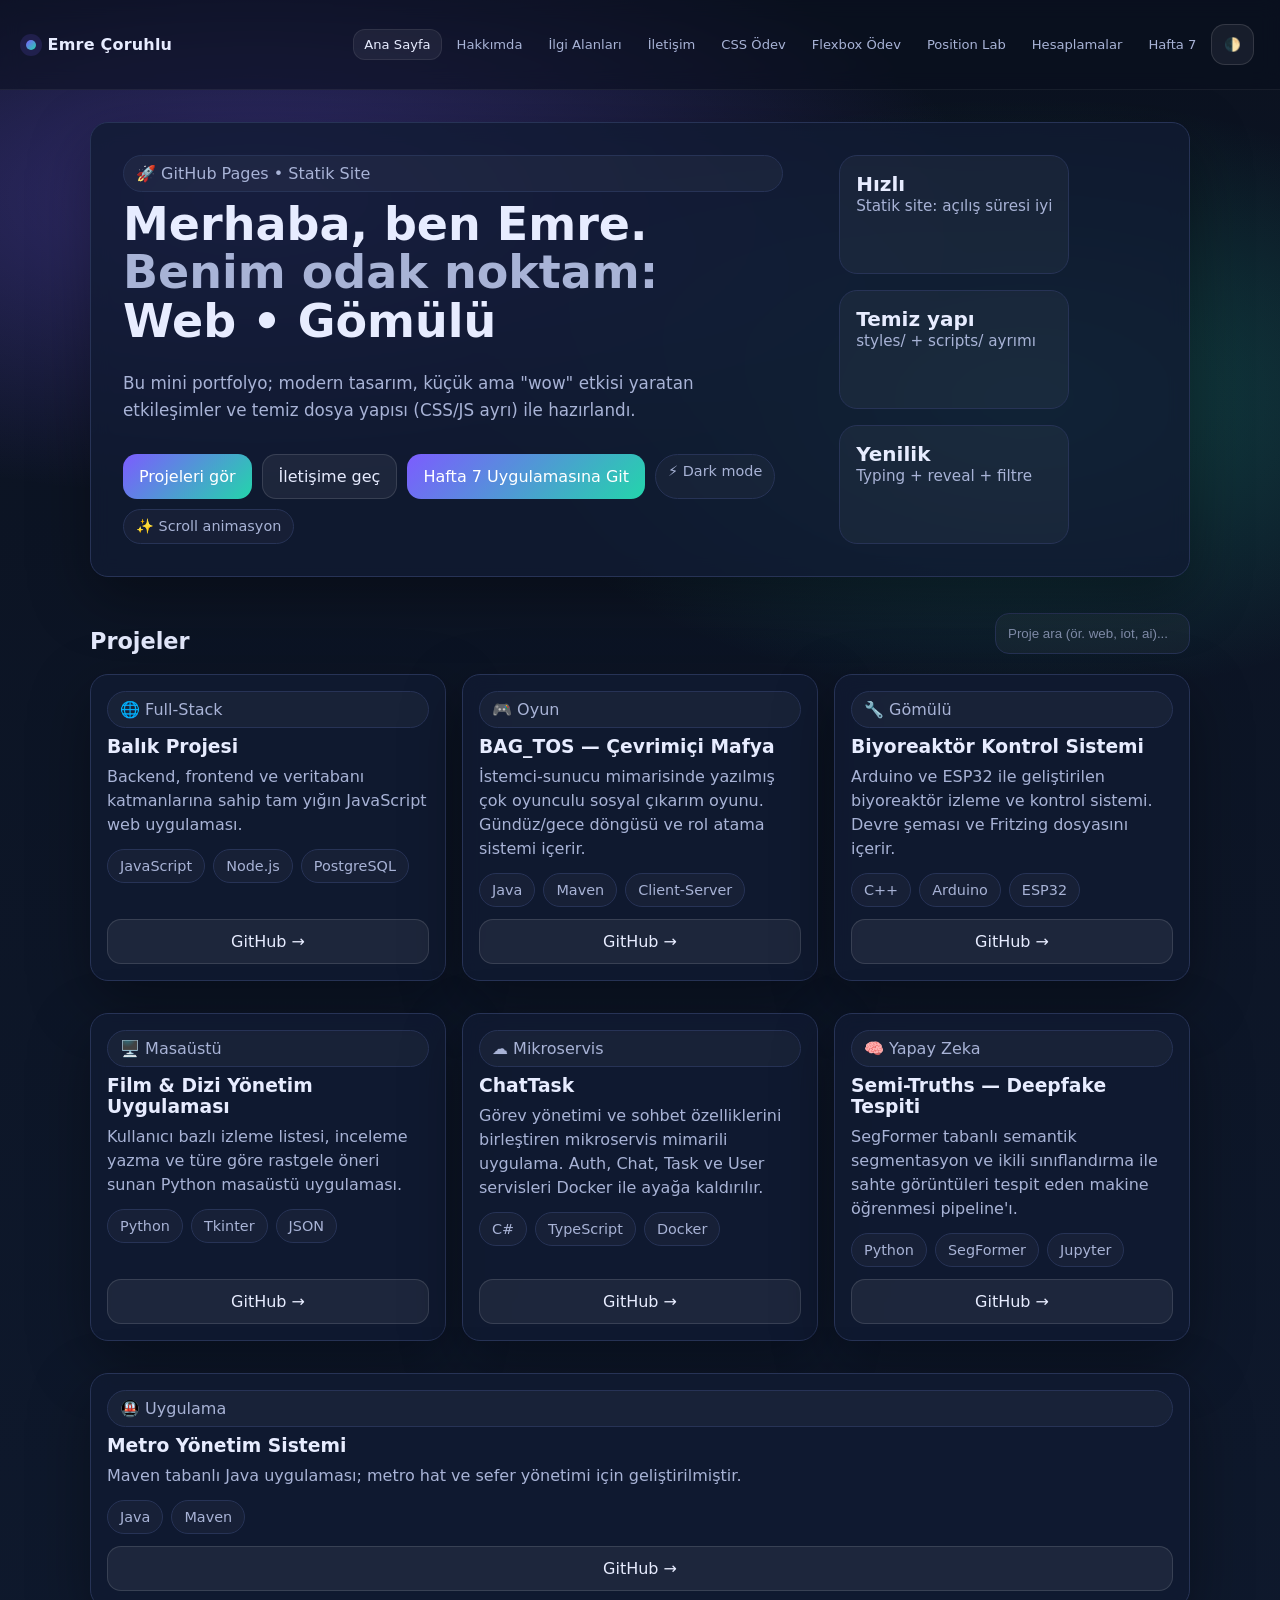
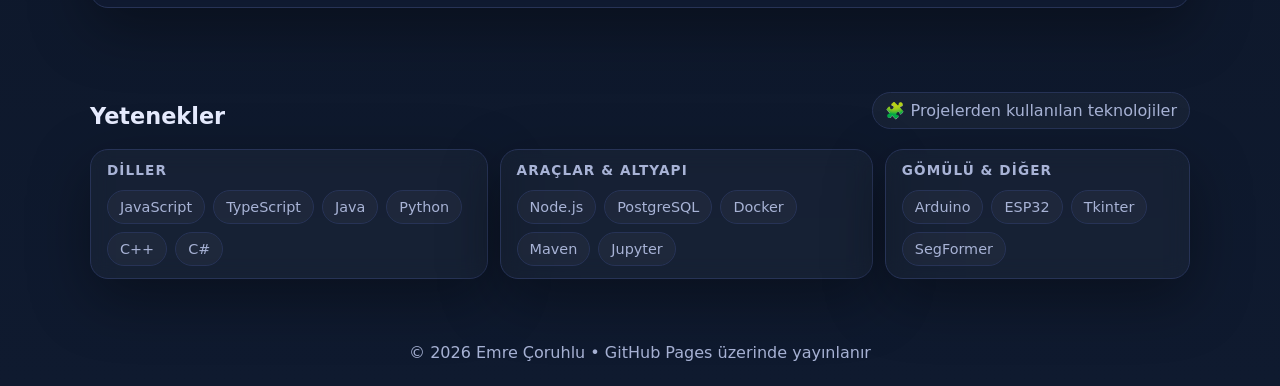
<file: index.html>
<!DOCTYPE html>
<html lang="tr">
<head>
  <meta charset="UTF-8" />
  <meta name="viewport" content="width=device-width, initial-scale=1.0" />
  <title>Emre | Portfolyo</title>
  <link rel="stylesheet" href="styles/style.css" />
</head>
<body>

<div class="wrapper">

  <!-- 1) Navbar - 10vh | flex, justify-content: space-between, align-items: center -->
  <header>
    <div class="container nav">
      <a class="brand" href="index.html">
        <span class="dot"></span>
        <span>Emre Çoruhlu</span>
      </a>

      <button class="btn icon" id="navToggle" type="button" aria-expanded="false" title="Menü">☰</button>
      <div class="navlinks">
        <a href="index.html" class="active">Ana Sayfa</a>
        <a href="about.html">Hakkımda</a>
        <a href="interests.html">İlgi Alanları</a>
        <a href="contact.html">İletişim</a>
        <a href="css-odev.html">CSS Ödev</a>
        <a href="flexbox-odev.html">Flexbox Ödev</a>
        <a href="lab-position.html">Position Lab</a>
        <a href="hesaplamalar.html">Hesaplamalar</a>
        <a href="hafta7.html">Hafta 7</a>
        <button class="btn icon" id="themeBtn" type="button" title="Tema değiştir">🌓</button>
      </div>
    </div>
  </header>

  <!-- 2) Hero - 30vh | flex-direction: row, justify-content: space-between, align-items: stretch -->
  <section class="hero container">
    <div class="card heroInner reveal">
      <div class="hero-text">
        <span class="pill">🚀 GitHub Pages • Statik Site</span>
        <h1>
          Merhaba, ben Emre.
          <br />
          <span class="muted">Benim odak noktam:</span>
          <span id="typing" data-text="Web • Gömülü Sistemler • Yapay Zeka"></span>
        </h1>
        <p class="muted">
          Bu mini portfolyo; modern tasarım, küçük ama "wow" etkisi yaratan etkileşimler ve
          temiz dosya yapısı (CSS/JS ayrı) ile hazırlandı.
        </p>

        <div style="display:flex; gap:10px; flex-wrap:wrap; margin-top:14px;">
          <a class="btn primary" href="#projeler">Projeleri gör</a>
          <a class="btn" href="contact.html">İletişime geç</a>
          <a class="btn primary" href="hafta7.html">Hafta 7 Uygulamasına Git</a>
          <span class="badge">⚡ Dark mode</span>
          <span class="badge">✨ Scroll animasyon</span>
        </div>
      </div>

      <div class="hero-image">
        <div class="kpis">
          <div class="kpi">
            <strong>Hızlı</strong><br/>
            <span>Statik site: açılış süresi iyi</span>
          </div>
          <div class="kpi">
            <strong>Temiz yapı</strong><br/>
            <span>styles/ + scripts/ ayrımı</span>
          </div>
          <div class="kpi">
            <strong>Yenilik</strong><br/>
            <span>Typing + reveal + filtre</span>
          </div>
        </div>
      </div>
    </div>
  </section>

  <!-- 3) Kartlar Bölümü - 30vh | flex, flex-wrap: wrap, gap -->
  <section class="section section-kartlar container" id="projeler">
    <div class="sectionHeader">
      <h2>Projeler</h2>
      <div class="tools">
        <input id="projectFilter" type="text" placeholder="Proje ara (ör. web, iot, ai)..." />
      </div>
    </div>

    <div class="projects">
      <article class="card projectCard reveal" data-project="web javascript node postgresql full-stack">
        <span class="pill">🌐 Full-Stack</span>
        <h3>Balık Projesi</h3>
        <p>Backend, frontend ve veritabanı katmanlarına sahip tam yığın JavaScript web uygulaması.</p>
        <div class="tags">
          <span class="badge">JavaScript</span><span class="badge">Node.js</span><span class="badge">PostgreSQL</span>
        </div>
        <a class="btn" href="https://github.com/emrecoruhlu0/balik_proje" target="_blank" rel="noopener">GitHub →</a>
      </article>

      <article class="card projectCard reveal" data-project="java oyun multiplayer sunucu network">
        <span class="pill">🎮 Oyun</span>
        <h3>BAG_TOS — Çevrimiçi Mafya</h3>
        <p>İstemci-sunucu mimarisinde yazılmış çok oyunculu sosyal çıkarım oyunu. Gündüz/gece döngüsü ve rol atama sistemi içerir.</p>
        <div class="tags">
          <span class="badge">Java</span><span class="badge">Maven</span><span class="badge">Client-Server</span>
        </div>
        <a class="btn" href="https://github.com/emrecoruhlu0/BAG_TOS" target="_blank" rel="noopener">GitHub →</a>
      </article>

      <article class="card projectCard reveal" data-project="embedded gomulu arduino esp32 cpp">
        <span class="pill">🔧 Gömülü</span>
        <h3>Biyoreaktör Kontrol Sistemi</h3>
        <p>Arduino ve ESP32 ile geliştirilen biyoreaktör izleme ve kontrol sistemi. Devre şeması ve Fritzing dosyasını içerir.</p>
        <div class="tags">
          <span class="badge">C++</span><span class="badge">Arduino</span><span class="badge">ESP32</span>
        </div>
        <a class="btn" href="https://github.com/emrecoruhlu0/biyoreaktor" target="_blank" rel="noopener">GitHub →</a>
      </article>

      <article class="card projectCard reveal" data-project="python masaustu gui film dizi watchlist">
        <span class="pill">🖥️ Masaüstü</span>
        <h3>Film & Dizi Yönetim Uygulaması</h3>
        <p>Kullanıcı bazlı izleme listesi, inceleme yazma ve türe göre rastgele öneri sunan Python masaüstü uygulaması.</p>
        <div class="tags">
          <span class="badge">Python</span><span class="badge">Tkinter</span><span class="badge">JSON</span>
        </div>
        <a class="btn" href="https://github.com/emrecoruhlu0/python_projesi" target="_blank" rel="noopener">GitHub →</a>
      </article>

      <article class="card projectCard reveal" data-project="mikroservis chat gorev csharp docker typescript">
        <span class="pill">☁️ Mikroservis</span>
        <h3>ChatTask</h3>
        <p>Görev yönetimi ve sohbet özelliklerini birleştiren mikroservis mimarili uygulama. Auth, Chat, Task ve User servisleri Docker ile ayağa kaldırılır.</p>
        <div class="tags">
          <span class="badge">C#</span><span class="badge">TypeScript</span><span class="badge">Docker</span>
        </div>
        <a class="btn" href="https://github.com/emrecoruhlu0/ChatTask" target="_blank" rel="noopener">GitHub →</a>
      </article>

      <article class="card projectCard reveal" data-project="ai ml deepfake segmentation pytorch python">
        <span class="pill">🧠 Yapay Zeka</span>
        <h3>Semi-Truths — Deepfake Tespiti</h3>
        <p>SegFormer tabanlı semantik segmentasyon ve ikili sınıflandırma ile sahte görüntüleri tespit eden makine öğrenmesi pipeline'ı.</p>
        <div class="tags">
          <span class="badge">Python</span><span class="badge">SegFormer</span><span class="badge">Jupyter</span>
        </div>
        <a class="btn" href="https://github.com/emrecoruhlu0/semi-truths" target="_blank" rel="noopener">GitHub →</a>
      </article>

      <article class="card projectCard reveal" data-project="java metro yonetim maven">
        <span class="pill">🚇 Uygulama</span>
        <h3>Metro Yönetim Sistemi</h3>
        <p>Maven tabanlı Java uygulaması; metro hat ve sefer yönetimi için geliştirilmiştir.</p>
        <div class="tags">
          <span class="badge">Java</span><span class="badge">Maven</span>
        </div>
        <a class="btn" href="https://github.com/emrecoruhlu0/metroekrem" target="_blank" rel="noopener">GitHub →</a>
      </article>
    </div>
  </section>

  <!-- 4) Flex Grow Uygulama - 20vh | flex-grow: 1-2-1, align-items: stretch -->
  <section class="section section-grow container">
    <div class="sectionHeader">
      <h2>Yetenekler</h2>
      <div class="tools">
        <span class="pill">🧩 Projelerden kullanılan teknolojiler</span>
      </div>
    </div>

    <div class="skillRow">
      <div class="card skill skill-grow-1 reveal">
        <strong class="techGroupLabel">Diller</strong>
        <div class="techTags">
          <span class="badge">JavaScript</span>
          <span class="badge">TypeScript</span>
          <span class="badge">Java</span>
          <span class="badge">Python</span>
          <span class="badge">C++</span>
          <span class="badge">C#</span>
        </div>
      </div>
      <div class="card skill skill-grow-2 reveal">
        <strong class="techGroupLabel">Araçlar & Altyapı</strong>
        <div class="techTags">
          <span class="badge">Node.js</span>
          <span class="badge">PostgreSQL</span>
          <span class="badge">Docker</span>
          <span class="badge">Maven</span>
          <span class="badge">Jupyter</span>
        </div>
      </div>
      <div class="card skill skill-grow-1 reveal">
        <strong class="techGroupLabel">Gömülü & Diğer</strong>
        <div class="techTags">
          <span class="badge">Arduino</span>
          <span class="badge">ESP32</span>
          <span class="badge">Tkinter</span>
          <span class="badge">SegFormer</span>
        </div>
      </div>
    </div>
  </section>

  <!-- 5) Footer - 10vh | justify-content: center, align-items: center -->
  <div class="footer container">
    <div class="muted">© 2026 Emre Çoruhlu • GitHub Pages üzerinde yayınlanır</div>
  </div>

</div>

<button id="toTop" type="button" title="Yukarı">⬆️</button>
<div id="toast"></div>

<script src="scripts/app.js"></script>
</body>
</html>
</file>
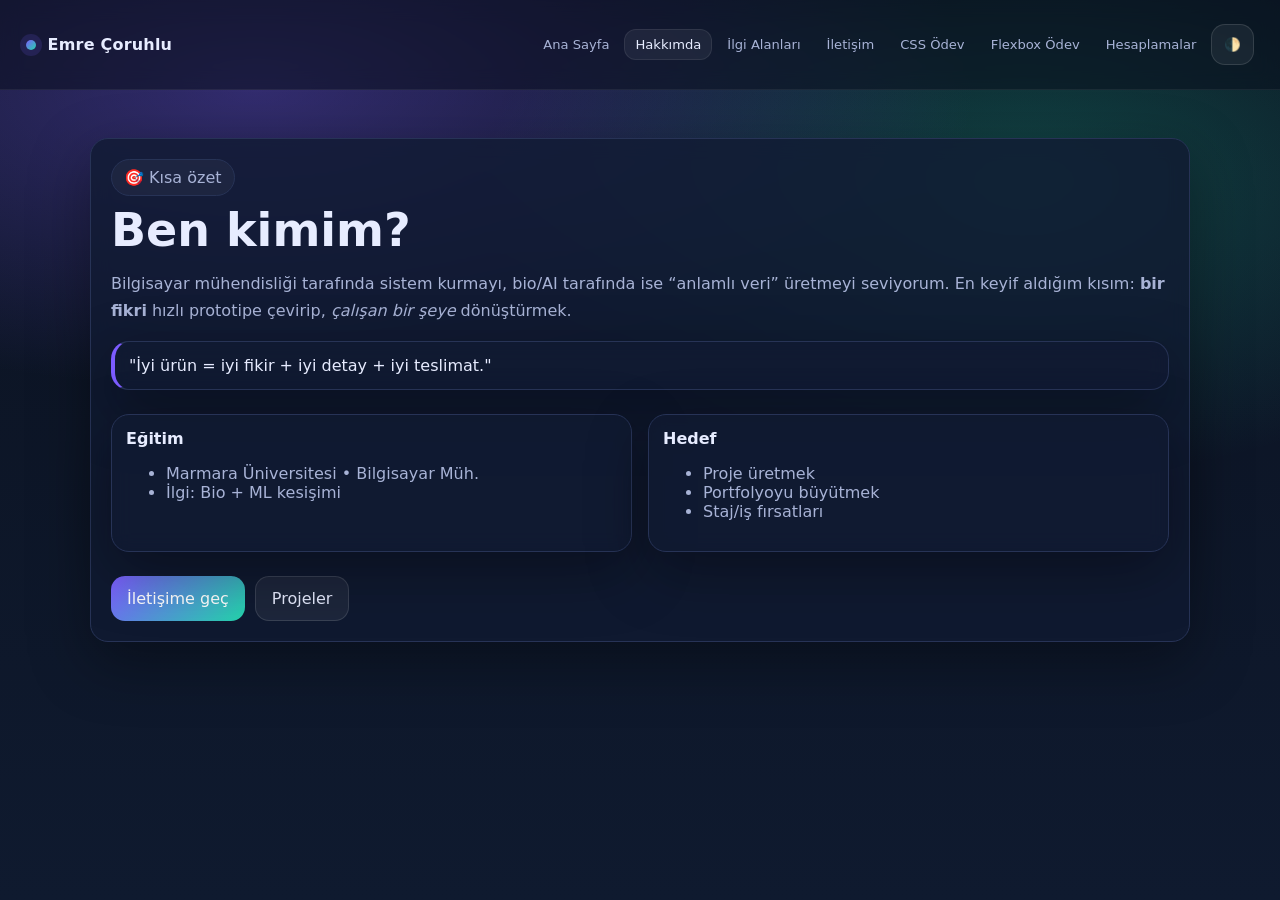
<file: about.html>
<!DOCTYPE html>
<html lang="tr">
<head>
  <meta charset="UTF-8" />
  <meta name="viewport" content="width=device-width, initial-scale=1.0" />
  <title>Hakkımda | Emre</title>
  <link rel="stylesheet" href="styles/style.css" />
</head>
<body>

<div id="progressBar"></div>

<header>
  <div class="container nav">
    <a class="brand" href="index.html"><span class="dot"></span><span>Emre Çoruhlu</span></a>
    <button class="btn icon" id="navToggle" type="button" aria-expanded="false" title="Menü">☰</button>
      <div class="navlinks">
      <a href="index.html">Ana Sayfa</a>
      <a href="about.html" class="active">Hakkımda</a>
      <a href="interests.html">İlgi Alanları</a>
      <a href="contact.html">İletişim</a>
      <a href="css-odev.html">CSS Ödev</a>
      <a href="flexbox-odev.html">Flexbox Ödev</a>
      <a href="hesaplamalar.html">Hesaplamalar</a>
      <button class="btn icon" id="themeBtn" type="button">🌓</button>
    </div>
  </div>
</header>

<section class="section container">
  <div class="card reveal" style="padding:20px;">
    <span class="pill">🎯 Kısa özet</span>
    <h1 style="margin:10px 0;">Ben kimim?</h1>
    <p class="muted" style="line-height:1.7;">
      Bilgisayar mühendisliği tarafında sistem kurmayı, bio/AI tarafında ise “anlamlı veri” üretmeyi seviyorum.
      En keyif aldığım kısım: <strong>bir fikri</strong> hızlı prototipe çevirip, <em>çalışan bir şeye</em> dönüştürmek.
    </p>

    <blockquote class="card" style="margin:16px 0 0; padding:14px; border-left:4px solid var(--accent);">
      "İyi ürün = iyi fikir + iyi detay + iyi teslimat."
    </blockquote>

    <div class="grid" style="grid-template-columns: repeat(2,1fr); margin-top:16px;">
      <div class="card" style="padding:14px;">
        <strong>Eğitim</strong>
        <ul class="muted">
          <li>Marmara Üniversitesi • Bilgisayar Müh.</li>
          <li>İlgi: Bio + ML kesişimi</li>
        </ul>
      </div>
      <div class="card" style="padding:14px;">
        <strong>Hedef</strong>
        <ul class="muted">
          <li>Proje üretmek</li>
          <li>Portfolyoyu büyütmek</li>
          <li>Staj/iş fırsatları</li>
        </ul>
      </div>
    </div>

    <div style="margin-top:16px; display:flex; gap:10px; flex-wrap:wrap;">
      <a class="btn primary" href="contact.html">İletişime geç</a>
      <a class="btn" href="index.html#projeler">Projeler</a>
    </div>
  </div>
</section>

<button id="toTop" type="button" title="Yukarı">⬆️</button>
<div id="toast"></div>
<script src="scripts/app.js"></script>
</body>
</html>
</file>
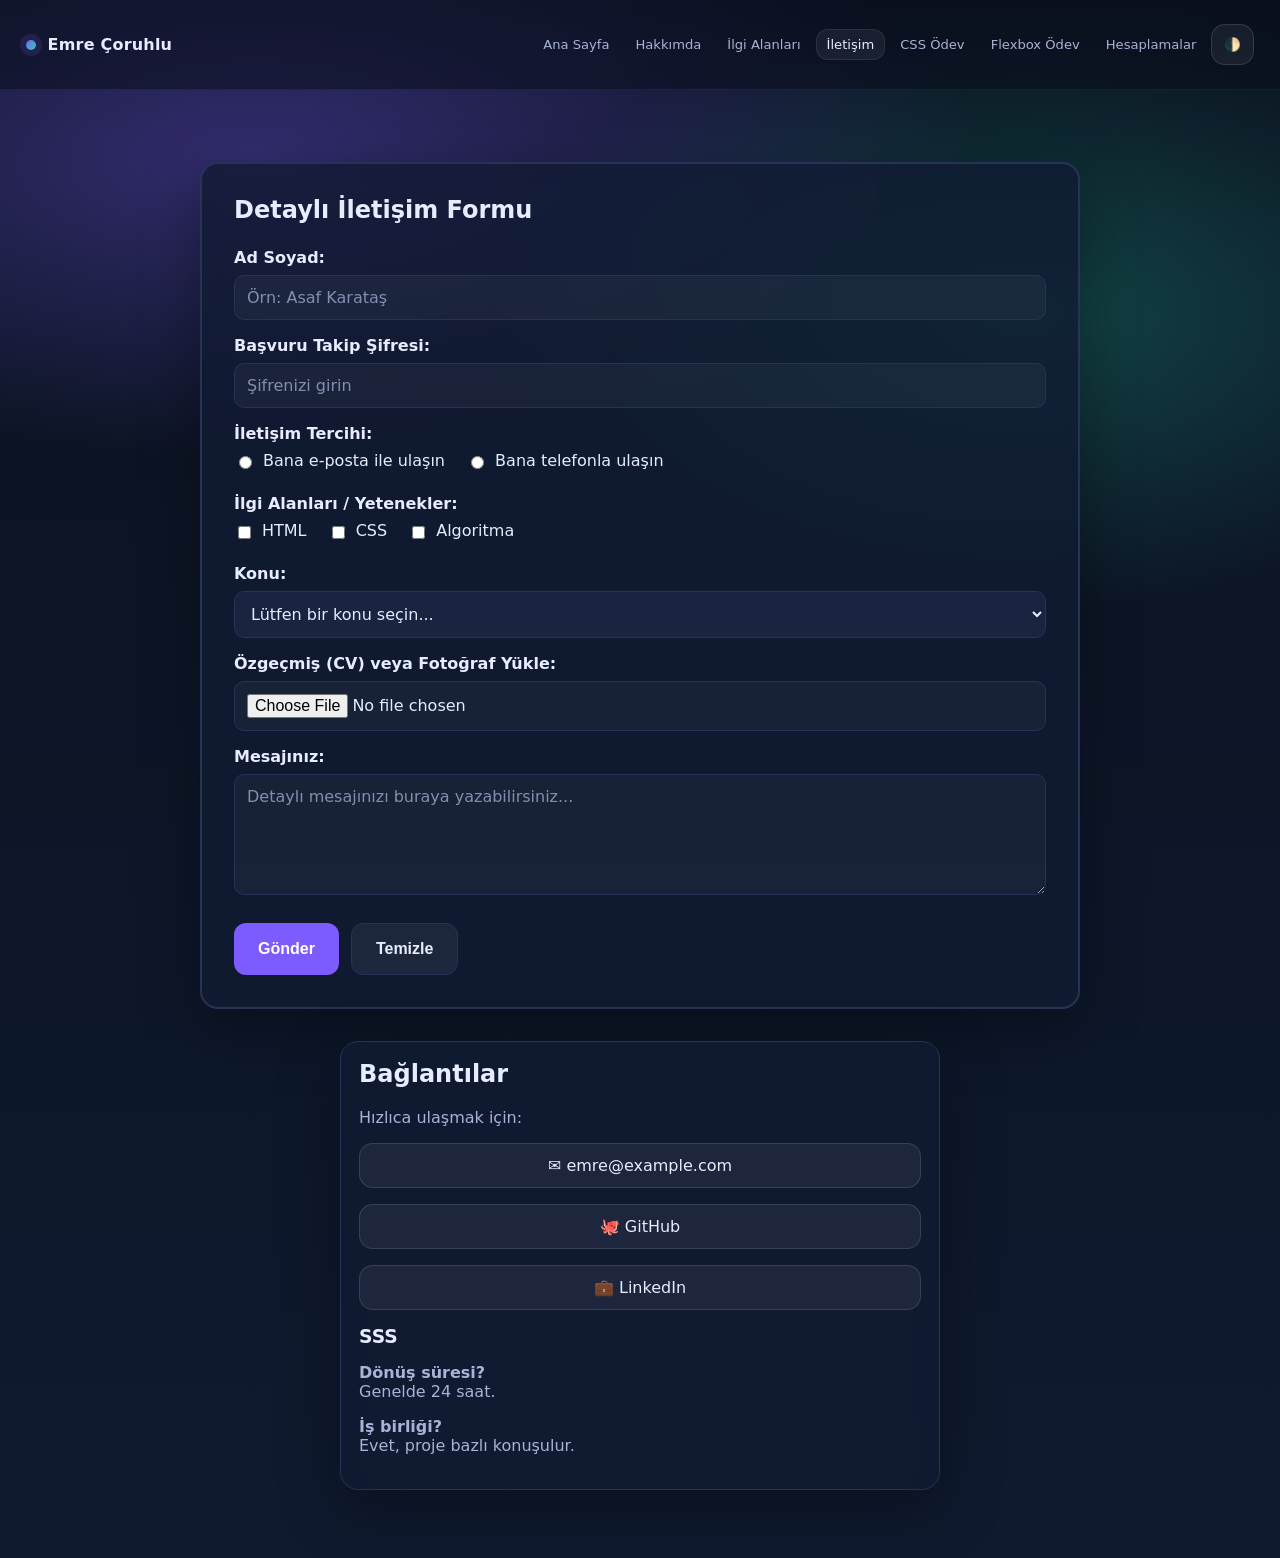
<file: contact.html>
<!DOCTYPE html>
<html lang="tr">
<head>
  <meta charset="UTF-8" />
  <meta name="viewport" content="width=device-width, initial-scale=1.0" />
  <title>İletişim | Emre</title>
  <link rel="stylesheet" href="styles/style.css" />
</head>
<body>

<div id="progressBar"></div>

<header>
  <div class="container nav">
    <a class="brand" href="index.html"><span class="dot"></span><span>Emre Çoruhlu</span></a>
    <button class="btn icon" id="navToggle" type="button" aria-expanded="false" title="Menü">☰</button>
      <div class="navlinks">
      <a href="index.html">Ana Sayfa</a>
      <a href="about.html">Hakkımda</a>
      <a href="interests.html">İlgi Alanları</a>
      <a href="contact.html" class="active">İletişim</a>
      <a href="css-odev.html">CSS Ödev</a>
      <a href="flexbox-odev.html">Flexbox Ödev</a>
      <a href="hesaplamalar.html">Hesaplamalar</a>
      <button class="btn icon" id="themeBtn" type="button">🌓</button>
    </div>
  </div>
</header>

<section class="section container">

  <!-- Lab 3: İletişim Formu -->
  <div class="contact-container">
    <h2>Detaylı İletişim Formu</h2>
    <form>
      <label for="adSoyad">Ad Soyad:</label>
      <input type="text" id="adSoyad" name="adSoyad" placeholder="Örn: Asaf Karataş" />

      <label for="sifre">Başvuru Takip Şifresi:</label>
      <input type="password" id="sifre" name="sifre" placeholder="Şifrenizi girin" />

      <label>İletişim Tercihi:</label>
      <div class="radio-group">
        <label><input type="radio" name="iletisim" value="eposta" /> Bana e-posta ile ulaşın</label>
        <label><input type="radio" name="iletisim" value="telefon" /> Bana telefonla ulaşın</label>
      </div>

      <!-- Dinamik açılan alan -->
      <div id="dynamicContactFields" style="display: none; margin-bottom: 16px; padding: 12px 16px; border-left: 3px solid var(--accent); background: rgba(0,0,0,.15); border-radius: 8px;">
        <label id="dyLabel" for="dyInput" style="margin-bottom: 8px;">İletişim Bilgisi:</label>
        <input type="text" id="dyInput" name="dyInput" placeholder="..." style="margin-bottom: 0;" />
      </div>

      <label>İlgi Alanları / Yetenekler:</label>
      <div class="checkbox-group">
        <label><input type="checkbox" name="ilgi" value="html" /> HTML</label>
        <label><input type="checkbox" name="ilgi" value="css" /> CSS</label>
        <label><input type="checkbox" name="ilgi" value="algoritma" /> Algoritma</label>
      </div>

      <label for="konu">Konu:</label>
      <select id="konu" name="konu">
        <option value="" disabled selected>Lütfen bir konu seçin...</option>
        <option value="is-teklifi">İş Teklifi</option>
        <option value="soru">Soru</option>
        <option value="geri-bildirim">Geri Bildirim</option>
      </select>

      <label for="dosya">Özgeçmiş (CV) veya Fotoğraf Yükle:</label>
      <input type="file" id="dosya" name="dosya" />

      <label for="mesaj">Mesajınız:</label>
      <textarea id="mesaj" name="mesaj" rows="5" placeholder="Detaylı mesajınızı buraya yazabilirsiniz..."></textarea>

      <div class="form-buttons">
        <button type="submit">Gönder</button>
        <button type="reset">Temizle</button>
      </div>
    </form>
  </div>

  <!-- Bağlantılar -->
  <div class="card reveal" style="padding:18px; max-width:600px; margin:20px auto;">
    <h2 style="margin-top:0;">Bağlantılar</h2>
    <p class="muted">Hızlıca ulaşmak için:</p>
    <div class="grid">
      <a class="btn" href="mailto:emre@example.com">✉️ emre@example.com</a>
      <a class="btn" href="https://github.com/">🐙 GitHub</a>
      <a class="btn" href="https://www.linkedin.com/">💼 LinkedIn</a>
    </div>
    <div style="margin-top:16px;">
      <h3 style="margin:0 0 8px;">SSS</h3>
      <p class="muted"><strong>Dönüş süresi?</strong><br/>Genelde 24 saat.</p>
      <p class="muted"><strong>İş birliği?</strong><br/>Evet, proje bazlı konuşulur.</p>
    </div>
  </div>

</section>

<button id="toTop" type="button" title="Yukarı">⬆️</button>
<div id="toast"></div>
<script src="scripts/app.js"></script>
</body>
</html>
</file>
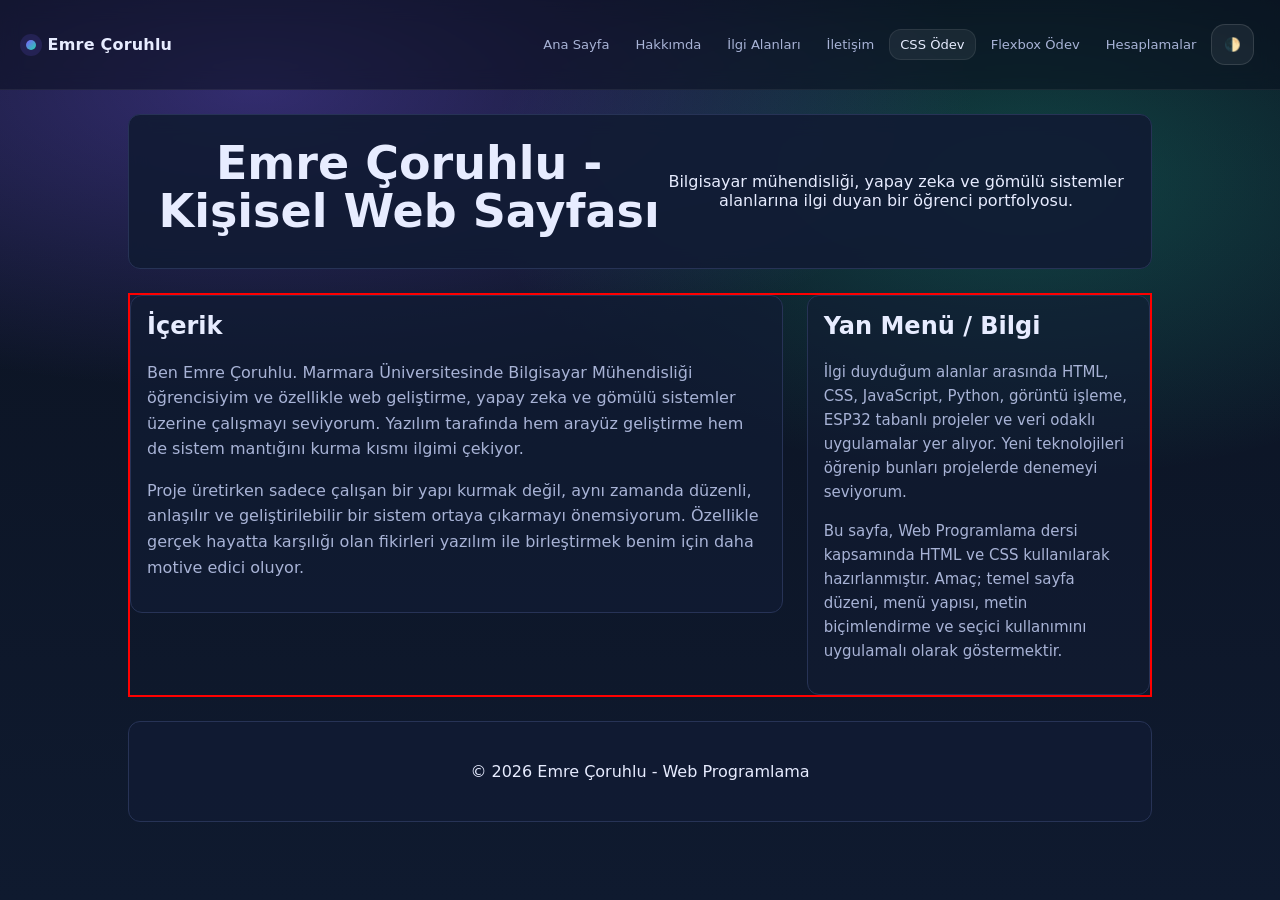
<file: css-odev.html>
<!DOCTYPE html>
<html lang="tr">
<head>
    <meta charset="UTF-8">
    <meta name="viewport" content="width=device-width, initial-scale=1.0">
    <title>HTML CSS Uygulama</title>
    <link rel="stylesheet" href="styles/style.css">
</head>
<body>

    <header>
      <div class="container nav">
        <a class="brand" href="index.html">
          <span class="dot"></span>
          <span>Emre Çoruhlu</span>
        </a>
        <button class="btn icon" id="navToggle" type="button" aria-expanded="false" title="Menü">☰</button>
      <div class="navlinks">
          <a href="index.html">Ana Sayfa</a>
          <a href="about.html">Hakkımda</a>
          <a href="interests.html">İlgi Alanları</a>
          <a href="contact.html">İletişim</a>
          <a href="css-odev.html" class="active">CSS Ödev</a>
          <a href="flexbox-odev.html">Flexbox Ödev</a>
          <a href="hesaplamalar.html">Hesaplamalar</a>
          <button class="btn icon" id="themeBtn" type="button" title="Tema değiştir">🌓</button>
        </div>
      </div>
    </header>

    <header class="odev-header">
        <h1>Emre Çoruhlu - Kişisel Web Sayfası</h1>
        <p>Bilgisayar mühendisliği, yapay zeka ve gömülü sistemler alanlarına ilgi duyan bir öğrenci portfolyosu.</p>
    </header>

    <main class="odev-main">
        <section class="odev-content">
            <h2>İçerik</h2>
            <p>
                Ben Emre Çoruhlu. Marmara Üniversitesinde Bilgisayar Mühendisliği öğrencisiyim ve
                özellikle web geliştirme, yapay zeka ve gömülü sistemler üzerine çalışmayı seviyorum.
                Yazılım tarafında hem arayüz geliştirme hem de sistem mantığını kurma kısmı ilgimi çekiyor.
            </p>
            <p>
                Proje üretirken sadece çalışan bir yapı kurmak değil, aynı zamanda düzenli, anlaşılır
                ve geliştirilebilir bir sistem ortaya çıkarmayı önemsiyorum. Özellikle gerçek hayatta
                karşılığı olan fikirleri yazılım ile birleştirmek benim için daha motive edici oluyor.
            </p>
        </section>

        <aside class="odev-sidebar">
            <h2>Yan Menü / Bilgi</h2>
            <p>
                İlgi duyduğum alanlar arasında HTML, CSS, JavaScript, Python, görüntü işleme,
                ESP32 tabanlı projeler ve veri odaklı uygulamalar yer alıyor. Yeni teknolojileri
                öğrenip bunları projelerde denemeyi seviyorum.
            </p>
            <p>
                Bu sayfa, Web Programlama dersi kapsamında HTML ve CSS kullanılarak hazırlanmıştır.
                Amaç; temel sayfa düzeni, menü yapısı, metin biçimlendirme ve seçici kullanımını
                uygulamalı olarak göstermektir.
            </p>
        </aside>
    </main>

    <footer class="odev-footer">
        <p>© 2026 Emre Çoruhlu - Web Programlama</p>
    </footer>

<script src="scripts/app.js"></script>
</body>
</html>
</file>
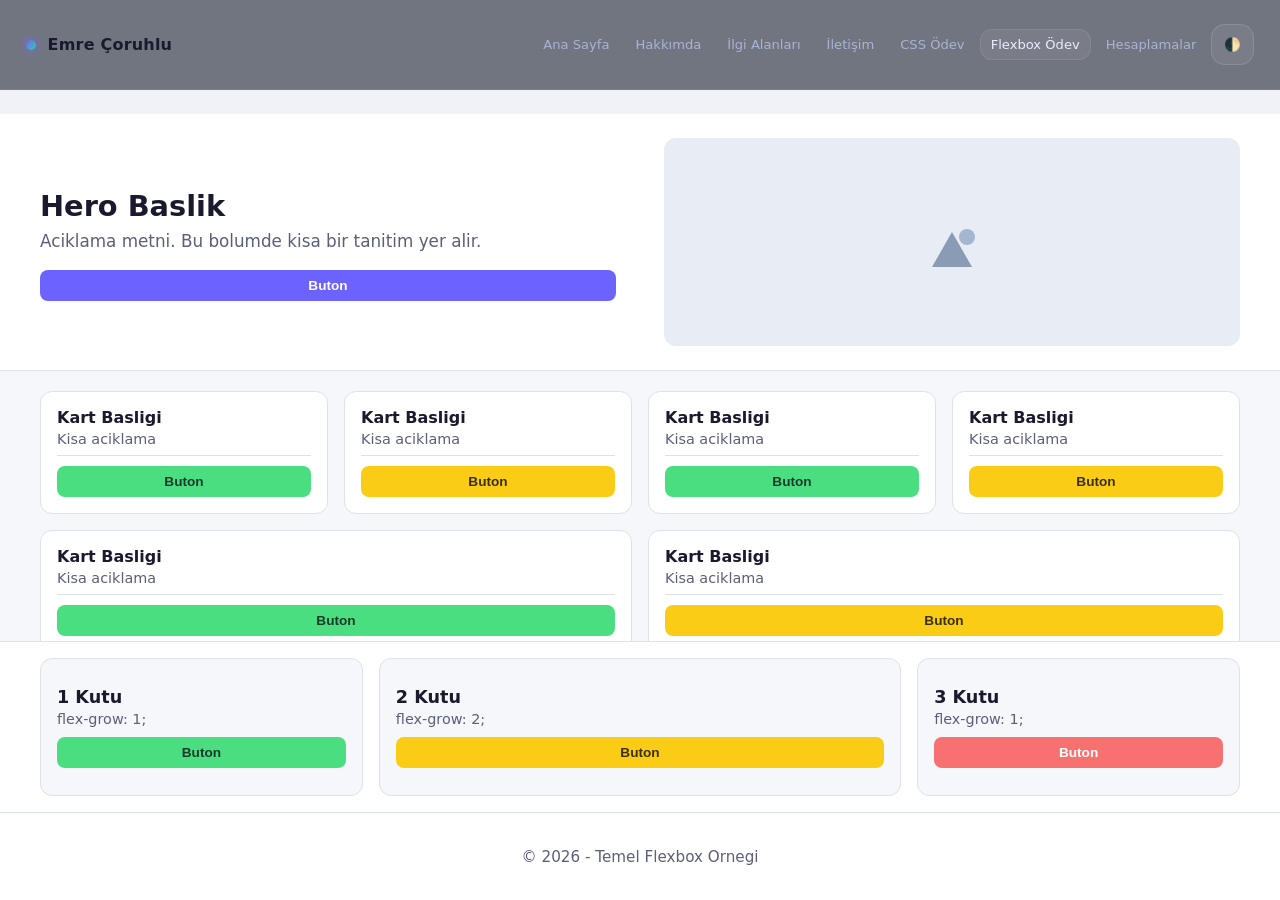
<file: flexbox-odev.html>
<!DOCTYPE html>
<html lang="tr">
<head>
  <meta charset="UTF-8" />
  <meta name="viewport" content="width=device-width, initial-scale=1.0" />
  <title>Flexbox Lab Uygulaması</title>
  <link rel="stylesheet" href="styles/style.css" />
  <link rel="stylesheet" href="styles/flexbox.css" />
</head>
<body>

<div class="wrapper">

  <!-- 1) Navbar -->
  <header>
    <div class="container nav">
      <a class="brand" href="index.html">
        <span class="dot"></span>
        <span>Emre Çoruhlu</span>
      </a>
      <button class="btn icon" id="navToggle" type="button" aria-expanded="false" title="Menü">☰</button>
      <div class="navlinks">
        <a href="index.html">Ana Sayfa</a>
        <a href="about.html">Hakkımda</a>
        <a href="interests.html">İlgi Alanları</a>
        <a href="contact.html">İletişim</a>
        <a href="css-odev.html">CSS Ödev</a>
        <a href="flexbox-odev.html" class="active">Flexbox Ödev</a>
        <a href="hesaplamalar.html">Hesaplamalar</a>
        <button class="btn icon" id="themeBtn" type="button" title="Tema değiştir">🌓</button>
      </div>
    </div>
  </header>

  <!-- 2) Hero -->
  <section class="hero">
    <div class="hero-text">
      <h1>Hero Baslik</h1>
      <p>Aciklama metni. Bu bolumde kisa bir tanitim yer alir.</p>
      <button class="buton buton-primary">Buton</button>
    </div>
    <div class="hero-image">
      <div class="placeholder-img">
        <svg width="80" height="60" viewBox="0 0 80 60" fill="none">
          <polygon points="20,55 40,20 60,55" fill="#8a9bb5"/>
          <circle cx="55" cy="25" r="8" fill="#a3b8d0"/>
        </svg>
      </div>
    </div>
  </section>

  <!-- 3) Kartlar Bolumu -->
  <section class="kartlar">
    <div class="kart">
      <h3>Kart Basligi</h3>
      <p>Kisa aciklama</p>
      <hr />
      <button class="buton buton-green">Buton</button>
    </div>
    <div class="kart">
      <h3>Kart Basligi</h3>
      <p>Kisa aciklama</p>
      <hr />
      <button class="buton buton-yellow">Buton</button>
    </div>
    <div class="kart">
      <h3>Kart Basligi</h3>
      <p>Kisa aciklama</p>
      <hr />
      <button class="buton buton-green">Buton</button>
    </div>
    <div class="kart">
      <h3>Kart Basligi</h3>
      <p>Kisa aciklama</p>
      <hr />
      <button class="buton buton-yellow">Buton</button>
    </div>
    <div class="kart">
      <h3>Kart Basligi</h3>
      <p>Kisa aciklama</p>
      <hr />
      <button class="buton buton-green">Buton</button>
    </div>
    <div class="kart">
      <h3>Kart Basligi</h3>
      <p>Kisa aciklama</p>
      <hr />
      <button class="buton buton-yellow">Buton</button>
    </div>
  </section>

  <!-- 4) Flex Grow Uygulama -->
  <section class="flex-grow-section">
    <div class="grow-box grow-1">
      <h3>1 Kutu</h3>
      <p>flex-grow: 1;</p>
      <button class="buton buton-green">Buton</button>
    </div>
    <div class="grow-box grow-2">
      <h3>2 Kutu</h3>
      <p>flex-grow: 2;</p>
      <button class="buton buton-yellow">Buton</button>
    </div>
    <div class="grow-box grow-3">
      <h3>3 Kutu</h3>
      <p>flex-grow: 1;</p>
      <button class="buton buton-coral">Buton</button>
    </div>
  </section>

  <!-- 5) Footer -->
  <footer class="footer">
    <p>&copy; 2026 - Temel Flexbox Ornegi</p>
  </footer>

</div>

<script src="scripts/app.js"></script>
</body>
</html>
</file>
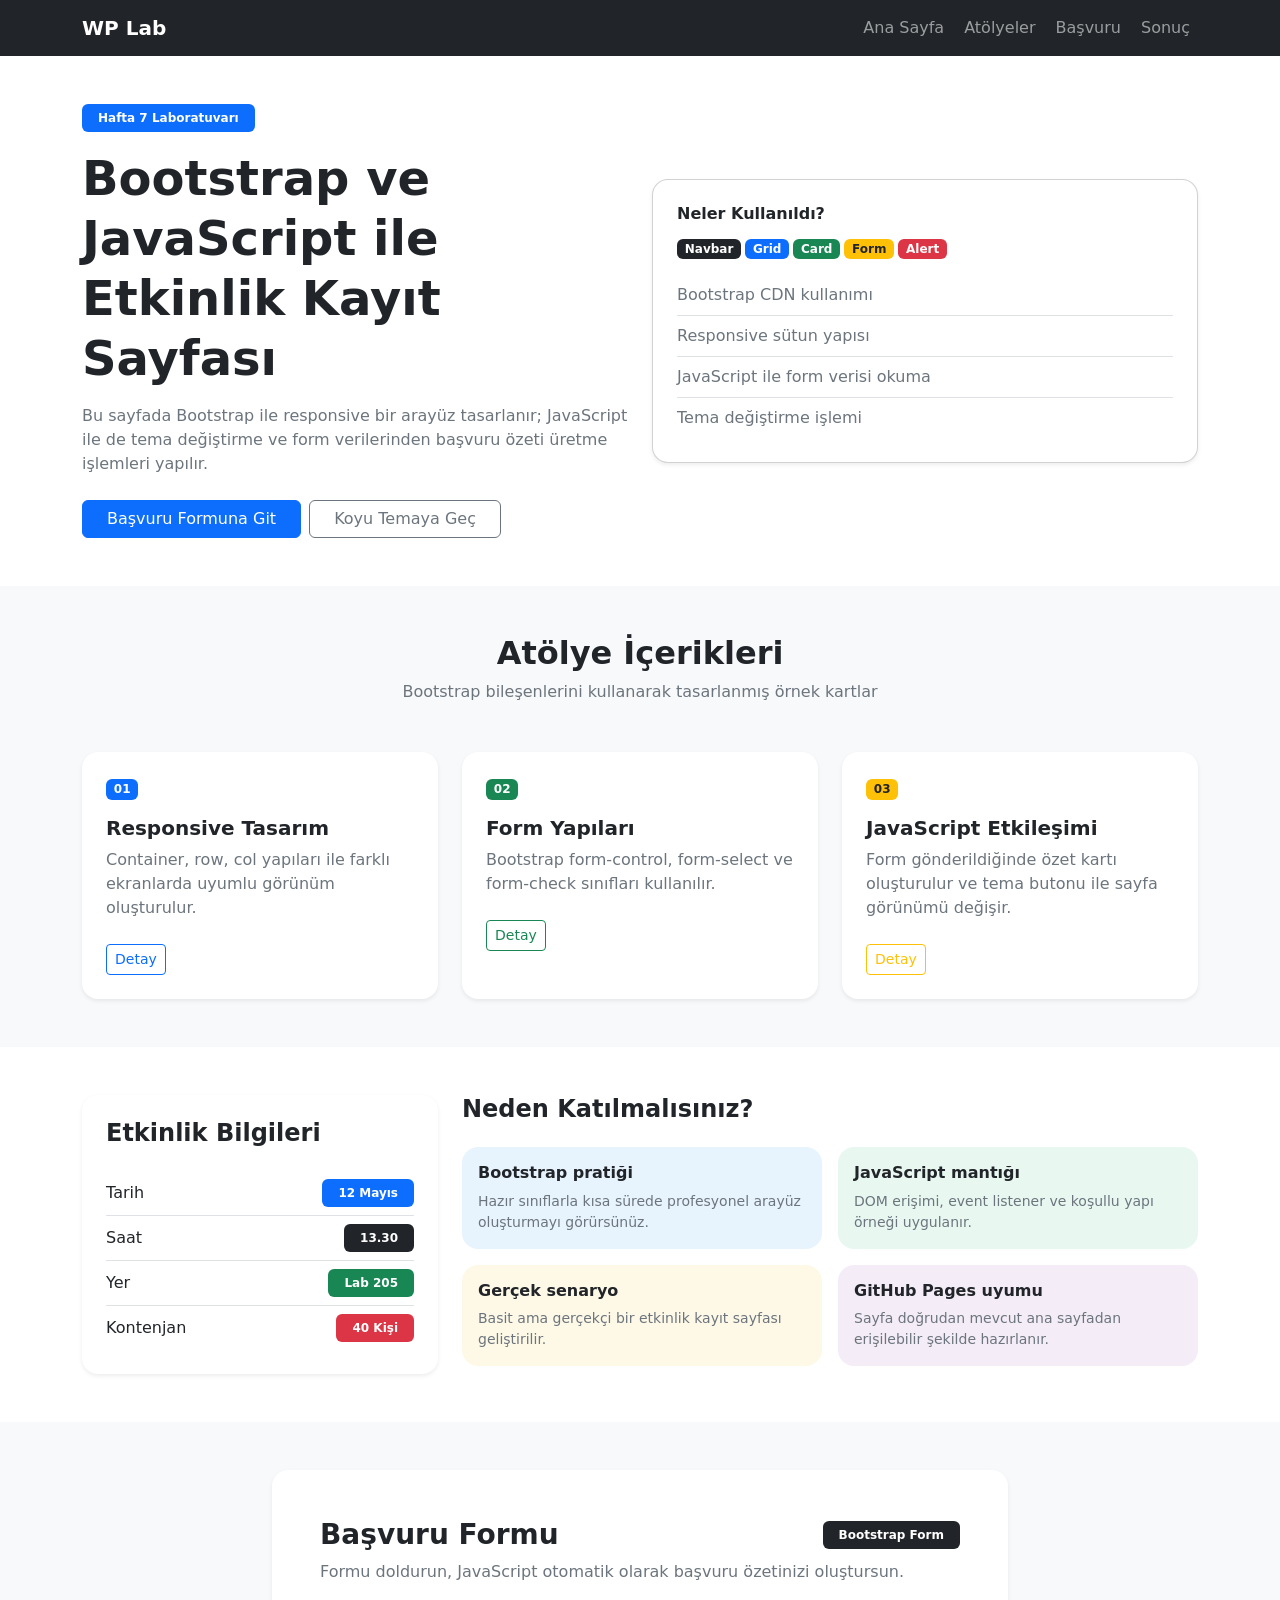
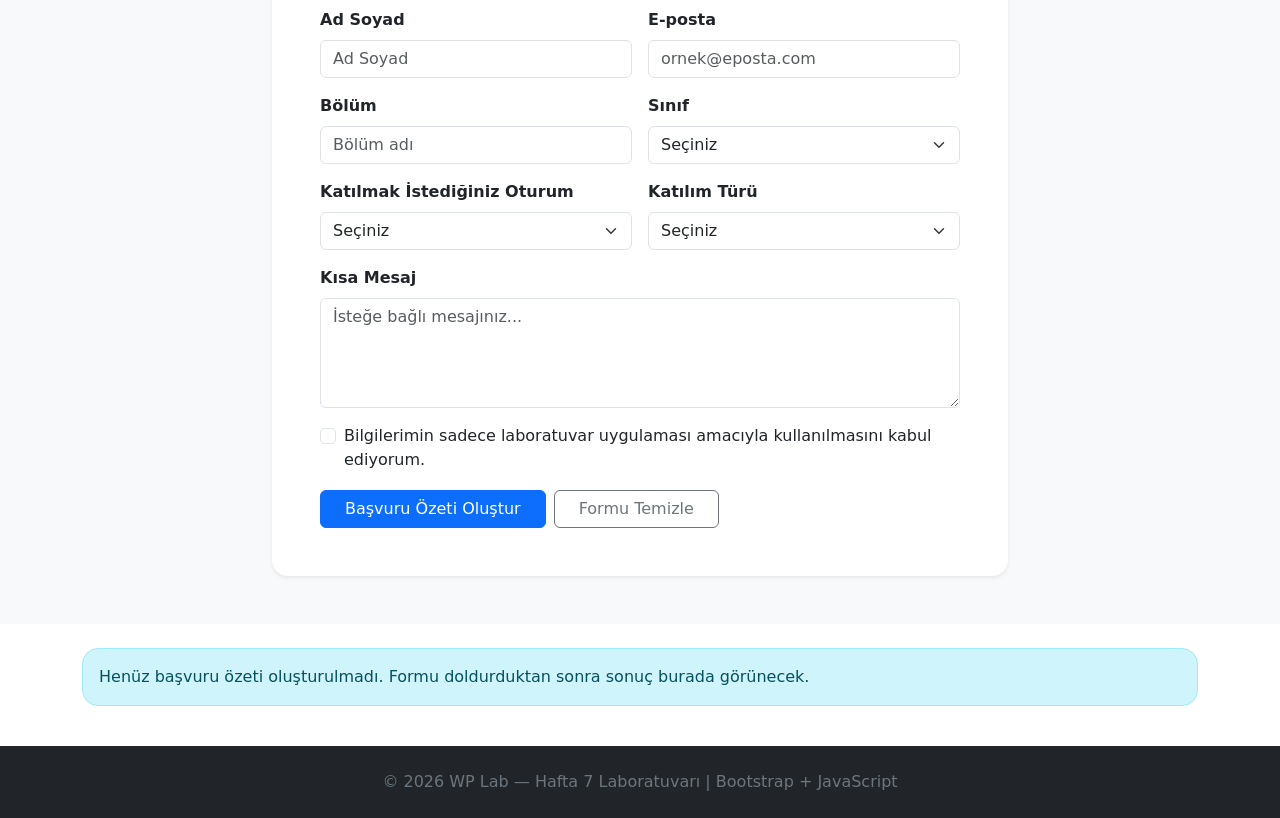
<file: hafta7.html>
<!DOCTYPE html>
<html lang="tr">
<head>
  <meta charset="UTF-8" />
  <meta name="viewport" content="width=device-width, initial-scale=1.0" />
  <title>Hafta 7 - Bootstrap + JavaScript</title>
  <link href="https://cdn.jsdelivr.net/npm/bootstrap@5.3.3/dist/css/bootstrap.min.css" rel="stylesheet">
  <link rel="stylesheet" href="styles/hafta7.css" />
</head>
<body>

<!-- Navbar -->
<nav class="navbar navbar-expand-lg navbar-dark bg-dark sticky-top">
  <div class="container">
    <a class="navbar-brand fw-bold" href="#">WP Lab</a>
    <button class="navbar-toggler" type="button" data-bs-toggle="collapse" data-bs-target="#navMenu" aria-controls="navMenu" aria-expanded="false" aria-label="Menüyü aç">
      <span class="navbar-toggler-icon"></span>
    </button>
    <div class="collapse navbar-collapse" id="navMenu">
      <ul class="navbar-nav ms-auto gap-1">
        <li class="nav-item"><a class="nav-link" href="index.html">Ana Sayfa</a></li>
        <li class="nav-item"><a class="nav-link" href="#atolyeler">Atölyeler</a></li>
        <li class="nav-item"><a class="nav-link" href="#basvuru">Başvuru</a></li>
        <li class="nav-item"><a class="nav-link" href="#sonuc">Sonuç</a></li>
      </ul>
    </div>
  </div>
</nav>

<!-- Hero -->
<section class="py-5">
  <div class="container">
    <div class="row align-items-center g-4">
      <div class="col-lg-6">
        <span class="badge bg-primary mb-3 px-3 py-2">Hafta 7 Laboratuvarı</span>
        <h1 class="display-5 fw-bold lh-sm mb-3">Bootstrap ve JavaScript ile Etkinlik Kayıt Sayfası</h1>
        <p class="text-secondary mb-4">
          Bu sayfada Bootstrap ile responsive bir arayüz tasarlanır; JavaScript ile de tema değiştirme
          ve form verilerinden başvuru özeti üretme işlemleri yapılır.
        </p>
        <div class="d-flex flex-wrap gap-2">
          <a href="#basvuru" class="btn btn-primary px-4">Başvuru Formuna Git</a>
          <button id="temaBtn" class="btn btn-outline-secondary px-4">Koyu Temaya Geç</button>
        </div>
      </div>
      <div class="col-lg-6">
        <div class="card shadow-sm rounded-4">
          <div class="card-body p-4">
            <h6 class="fw-bold mb-3">Neler Kullanıldı?</h6>
            <div class="d-flex flex-wrap gap-1 mb-3">
              <span class="badge bg-dark">Navbar</span>
              <span class="badge bg-primary">Grid</span>
              <span class="badge bg-success">Card</span>
              <span class="badge bg-warning text-dark">Form</span>
              <span class="badge bg-danger">Alert</span>
            </div>
            <ul class="list-unstyled mb-0">
              <li class="border-bottom py-2 text-secondary">Bootstrap CDN kullanımı</li>
              <li class="border-bottom py-2 text-secondary">Responsive sütun yapısı</li>
              <li class="border-bottom py-2 text-secondary">JavaScript ile form verisi okuma</li>
              <li class="py-2 text-secondary">Tema değiştirme işlemi</li>
            </ul>
          </div>
        </div>
      </div>
    </div>
  </div>
</section>

<!-- Atölye Kartları -->
<section class="py-5 bg-light" id="atolyeler">
  <div class="container">
    <h2 class="text-center fw-bold mb-2">Atölye İçerikleri</h2>
    <p class="text-center text-secondary mb-5">Bootstrap bileşenlerini kullanarak tasarlanmış örnek kartlar</p>
    <div class="row g-4">
      <div class="col-md-4">
        <div class="card h-100 shadow-sm rounded-4 border-0">
          <div class="card-body p-4">
            <span class="badge bg-primary mb-3">01</span>
            <h5 class="card-title fw-bold">Responsive Tasarım</h5>
            <p class="card-text text-secondary">Container, row, col yapıları ile farklı ekranlarda uyumlu görünüm oluşturulur.</p>
            <a href="#" class="btn btn-sm btn-outline-primary mt-2">Detay</a>
          </div>
        </div>
      </div>
      <div class="col-md-4">
        <div class="card h-100 shadow-sm rounded-4 border-0">
          <div class="card-body p-4">
            <span class="badge bg-success mb-3">02</span>
            <h5 class="card-title fw-bold">Form Yapıları</h5>
            <p class="card-text text-secondary">Bootstrap form-control, form-select ve form-check sınıfları kullanılır.</p>
            <a href="#basvuru" class="btn btn-sm btn-outline-success mt-2">Detay</a>
          </div>
        </div>
      </div>
      <div class="col-md-4">
        <div class="card h-100 shadow-sm rounded-4 border-0">
          <div class="card-body p-4">
            <span class="badge bg-warning text-dark mb-3">03</span>
            <h5 class="card-title fw-bold">JavaScript Etkileşimi</h5>
            <p class="card-text text-secondary">Form gönderildiğinde özet kartı oluşturulur ve tema butonu ile sayfa görünümü değişir.</p>
            <a href="#sonuc" class="btn btn-sm btn-outline-warning mt-2">Detay</a>
          </div>
        </div>
      </div>
    </div>
  </div>
</section>

<!-- Etkinlik Bilgileri + Neden Katılmalısınız? -->
<section class="py-5">
  <div class="container">
    <div class="row g-4 align-items-start">
      <div class="col-md-4">
        <div class="card shadow-sm rounded-4 border-0 h-100">
          <div class="card-body p-4">
            <h4 class="fw-bold mb-4">Etkinlik Bilgileri</h4>
            <div class="d-flex justify-content-between align-items-center border-bottom py-2">
              <span>Tarih</span>
              <span class="badge bg-primary px-3 py-2">12 Mayıs</span>
            </div>
            <div class="d-flex justify-content-between align-items-center border-bottom py-2">
              <span>Saat</span>
              <span class="badge bg-dark px-3 py-2">13.30</span>
            </div>
            <div class="d-flex justify-content-between align-items-center border-bottom py-2">
              <span>Yer</span>
              <span class="badge bg-success px-3 py-2">Lab 205</span>
            </div>
            <div class="d-flex justify-content-between align-items-center py-2">
              <span>Kontenjan</span>
              <span class="badge bg-danger px-3 py-2">40 Kişi</span>
            </div>
          </div>
        </div>
      </div>
      <div class="col-md-8">
        <h4 class="fw-bold mb-4">Neden Katılmalısınız?</h4>
        <div class="row g-3">
          <div class="col-sm-6">
            <div class="card rounded-4 h-100 border-0 neden-kart neden-mavi">
              <div class="card-body p-3">
                <h6 class="fw-bold">Bootstrap pratiği</h6>
                <p class="text-secondary small mb-0">Hazır sınıflarla kısa sürede profesyonel arayüz oluşturmayı görürsünüz.</p>
              </div>
            </div>
          </div>
          <div class="col-sm-6">
            <div class="card rounded-4 h-100 border-0 neden-kart neden-yesil">
              <div class="card-body p-3">
                <h6 class="fw-bold">JavaScript mantığı</h6>
                <p class="text-secondary small mb-0">DOM erişimi, event listener ve koşullu yapı örneği uygulanır.</p>
              </div>
            </div>
          </div>
          <div class="col-sm-6">
            <div class="card rounded-4 h-100 border-0 neden-kart neden-sari">
              <div class="card-body p-3">
                <h6 class="fw-bold">Gerçek senaryo</h6>
                <p class="text-secondary small mb-0">Basit ama gerçekçi bir etkinlik kayıt sayfası geliştirilir.</p>
              </div>
            </div>
          </div>
          <div class="col-sm-6">
            <div class="card rounded-4 h-100 border-0 neden-kart neden-mor">
              <div class="card-body p-3">
                <h6 class="fw-bold">GitHub Pages uyumu</h6>
                <p class="text-secondary small mb-0">Sayfa doğrudan mevcut ana sayfadan erişilebilir şekilde hazırlanır.</p>
              </div>
            </div>
          </div>
        </div>
      </div>
    </div>
  </div>
</section>

<!-- Başvuru Formu -->
<section class="py-5 bg-light" id="basvuru">
  <div class="container">
    <div class="row justify-content-center">
      <div class="col-lg-8">
        <div class="card shadow-sm rounded-4 border-0">
          <div class="card-body p-4 p-md-5">
            <div class="d-flex justify-content-between align-items-center mb-2">
              <h3 class="fw-bold mb-0">Başvuru Formu</h3>
              <span class="badge bg-dark px-3 py-2">Bootstrap Form</span>
            </div>
            <p class="text-secondary mb-4">Formu doldurun, JavaScript otomatik olarak başvuru özetinizi oluştursun.</p>

            <form id="basvuruFormu" novalidate>
              <div class="row g-3">
                <div class="col-md-6">
                  <label for="adSoyad" class="form-label fw-semibold">Ad Soyad</label>
                  <input type="text" class="form-control" id="adSoyad" placeholder="Ad Soyad" />
                </div>
                <div class="col-md-6">
                  <label for="eposta" class="form-label fw-semibold">E-posta</label>
                  <input type="email" class="form-control" id="eposta" placeholder="ornek@eposta.com" />
                </div>
                <div class="col-md-6">
                  <label for="bolum" class="form-label fw-semibold">Bölüm</label>
                  <input type="text" class="form-control" id="bolum" placeholder="Bölüm adı" />
                </div>
                <div class="col-md-6">
                  <label for="sinif" class="form-label fw-semibold">Sınıf</label>
                  <select class="form-select" id="sinif">
                    <option value="">Seçiniz</option>
                    <option>1. Sınıf</option>
                    <option>2. Sınıf</option>
                    <option>3. Sınıf</option>
                    <option>4. Sınıf</option>
                  </select>
                </div>
                <div class="col-md-6">
                  <label for="oturum" class="form-label fw-semibold">Katılmak İstediğiniz Oturum</label>
                  <select class="form-select" id="oturum">
                    <option value="">Seçiniz</option>
                    <option>Bootstrap + JS Projesi</option>
                    <option>HTML + CSS Temelleri</option>
                    <option>Responsive Tasarım</option>
                    <option>Form Yapıları</option>
                  </select>
                </div>
                <div class="col-md-6">
                  <label for="katilimTuru" class="form-label fw-semibold">Katılım Türü</label>
                  <select class="form-select" id="katilimTuru">
                    <option value="">Seçiniz</option>
                    <option>Yüz yüze</option>
                    <option>Çevrimiçi</option>
                  </select>
                </div>
                <div class="col-12">
                  <label for="kisaMesaj" class="form-label fw-semibold">Kısa Mesaj</label>
                  <textarea class="form-control" id="kisaMesaj" rows="4" placeholder="İsteğe bağlı mesajınız..."></textarea>
                </div>
                <div class="col-12">
                  <div class="form-check">
                    <input class="form-check-input" type="checkbox" id="onay" />
                    <label class="form-check-label" for="onay">
                      Bilgilerimin sadece laboratuvar uygulaması amacıyla kullanılmasını kabul ediyorum.
                    </label>
                  </div>
                </div>
                <div class="col-12 d-flex flex-wrap gap-2">
                  <button type="submit" class="btn btn-primary px-4">Başvuru Özeti Oluştur</button>
                  <button type="reset" class="btn btn-outline-secondary px-4">Formu Temizle</button>
                </div>
              </div>
            </form>
          </div>
        </div>
      </div>
    </div>
  </div>
</section>

<!-- Sonuç Alanı -->
<section class="py-4" id="sonuc">
  <div class="container">
    <div id="sonucAlani" class="alert alert-info rounded-4" role="alert">
      Henüz başvuru özeti oluşturulmadı. Formu doldurduktan sonra sonuç burada görünecek.
    </div>
  </div>
</section>

<!-- Footer -->
<footer class="py-4 bg-dark text-white">
  <div class="container text-center">
    <span class="text-secondary">© 2026 WP Lab — Hafta 7 Laboratuvarı | Bootstrap + JavaScript</span>
  </div>
</footer>

<script src="https://cdn.jsdelivr.net/npm/bootstrap@5.3.3/dist/js/bootstrap.bundle.min.js"></script>
<script src="scripts/hafta7.js"></script>
</body>
</html>
</file>
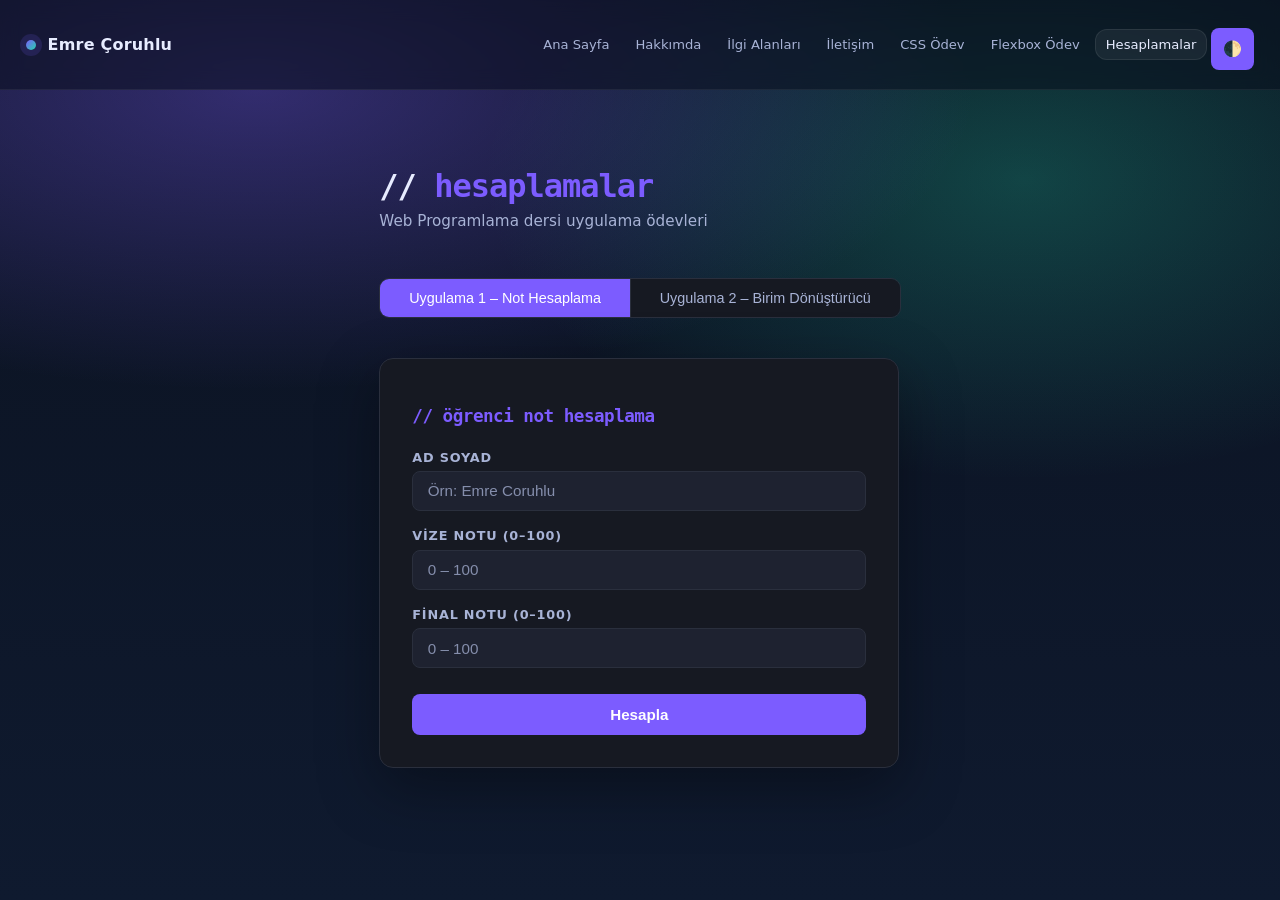
<file: hesaplamalar.html>
<!DOCTYPE html>
<html lang="tr">
<head>
  <meta charset="UTF-8" />
  <meta name="viewport" content="width=device-width, initial-scale=1.0" />
  <title>Hesaplamalar | Emre</title>
  <link rel="stylesheet" href="styles/style.css" />
  <style>
    :root {
      --surface:  #161922;
      --surface2: #1e2230;
      --border:   #2a2f3d;
      --success:  #4ade80;
      --fail:     #f87171;
      --mono:     'Space Mono', monospace;
      --sans:     'DM Sans', sans-serif;
    }

    .page {
      max-width: 960px;
      margin: 0 auto;
      padding: 3rem 1.5rem 5rem;
    }

    .page-header { margin-bottom: 3rem; }

    .page-header h1 {
      font-family: var(--mono);
      font-size: 2rem;
      color: var(--text);
      letter-spacing: -1px;
    }

    .page-header h1 span { color: var(--accent); }

    .page-header p {
      color: var(--muted);
      margin-top: 0.5rem;
      font-size: 0.95rem;
    }

    .tabs {
      display: flex;
      gap: 0;
      border: 1px solid var(--border);
      border-radius: 10px;
      overflow: hidden;
      margin-bottom: 2.5rem;
      width: fit-content;
    }

    .tab-btn {
      background: var(--surface);
      border: none;
      color: var(--muted);
      padding: 0.7rem 1.8rem;
      font-family: var(--sans);
      font-size: 0.9rem;
      font-weight: 500;
      cursor: pointer;
      transition: all 0.2s;
    }

    .tab-btn:not(:last-child) { border-right: 1px solid var(--border); }

    .tab-btn.active {
      background: var(--accent);
      color: #fff;
    }

    .tab-btn:hover:not(.active) {
      background: var(--surface2);
      color: var(--text);
    }

    .panel { display: none; }
    .panel.active { display: block; animation: fadeIn 0.3s ease; }

    @keyframes fadeIn {
      from { opacity: 0; transform: translateY(8px); }
      to   { opacity: 1; transform: translateY(0); }
    }

    .card {
      background: var(--surface);
      border: 1px solid var(--border);
      border-radius: 14px;
      padding: 2rem;
      max-width: 520px;
    }

    .card h2 {
      font-family: var(--mono);
      font-size: 1.1rem;
      color: var(--accent);
      margin-bottom: 1.5rem;
      letter-spacing: -0.5px;
    }

    .field { margin-bottom: 1.1rem; }

    label {
      display: block;
      font-size: 0.8rem;
      font-weight: 600;
      color: var(--muted);
      text-transform: uppercase;
      letter-spacing: 0.8px;
      margin-bottom: 0.4rem;
    }

    input[type="text"],
    input[type="number"],
    select {
      width: 100%;
      background: var(--surface2);
      border: 1px solid var(--border);
      border-radius: 8px;
      color: var(--text);
      font-family: var(--sans);
      font-size: 0.95rem;
      padding: 0.65rem 0.9rem;
      outline: none;
      transition: border-color 0.2s;
      -webkit-appearance: none;
    }

    input:focus, select:focus { border-color: var(--accent); }

    select {
      cursor: pointer;
      background-image: url("data:image/svg+xml,%3Csvg xmlns='http://www.w3.org/2000/svg' width='12' height='12' viewBox='0 0 12 12'%3E%3Cpath fill='%237a8099' d='M6 8L1 3h10z'/%3E%3C/svg%3E");
      background-repeat: no-repeat;
      background-position: right 0.9rem center;
      padding-right: 2.5rem;
    }

    .btn {
      width: 100%;
      padding: 0.75rem;
      background: var(--accent);
      color: #fff;
      border: none;
      border-radius: 8px;
      font-family: var(--sans);
      font-size: 0.95rem;
      font-weight: 600;
      cursor: pointer;
      margin-top: 0.5rem;
      transition: background 0.2s, transform 0.1s;
    }

    .btn:hover { background: #4a7de0; }
    .btn:active { transform: scale(0.98); }

    .result-box {
      margin-top: 1.5rem;
      background: var(--surface2);
      border: 1px solid var(--border);
      border-radius: 10px;
      padding: 1.2rem 1.4rem;
      display: none;
    }

    .result-box.show { display: block; animation: fadeIn 0.3s ease; }

    .result-name {
      font-family: var(--mono);
      font-size: 1rem;
      font-weight: 700;
      color: var(--text);
      margin-bottom: 0.7rem;
    }

    .result-row {
      display: flex;
      justify-content: space-between;
      font-size: 0.88rem;
      padding: 0.3rem 0;
      border-bottom: 1px solid var(--border);
    }

    .result-row:last-child { border-bottom: none; }

    .result-label { color: var(--muted); }
    .result-value { font-weight: 600; color: var(--text); font-family: var(--mono); }

    .durum-gecti { color: var(--success); }
    .durum-kaldi { color: var(--fail); }

    .unit-result {
      margin-top: 1.5rem;
      background: var(--surface2);
      border: 1px solid var(--border);
      border-radius: 10px;
      padding: 1.2rem 1.4rem;
      text-align: center;
      display: none;
    }

    .unit-result.show { display: block; animation: fadeIn 0.3s ease; }

    .unit-result-label {
      font-size: 0.78rem;
      color: var(--muted);
      text-transform: uppercase;
      letter-spacing: 1px;
      margin-bottom: 0.4rem;
    }

    .unit-result-value {
      font-family: var(--mono);
      font-size: 1.8rem;
      font-weight: 700;
      color: var(--accent);
    }

    .unit-result-unit {
      font-size: 0.85rem;
      color: var(--muted);
      margin-top: 0.2rem;
    }

    .harf-badge {
      display: inline-block;
      background: var(--accent);
      color: #fff;
      font-family: var(--mono);
      font-size: 1rem;
      font-weight: 700;
      padding: 0.15rem 0.6rem;
      border-radius: 5px;
    }

    .error-msg {
      color: var(--fail);
      font-size: 0.83rem;
      margin-top: 0.4rem;
      display: none;
    }
  </style>
</head>
<body>

<div class="wrapper">

<header>
  <div class="container nav">
    <a class="brand" href="index.html"><span class="dot"></span><span>Emre Çoruhlu</span></a>
    <button class="btn icon" id="navToggle" type="button" aria-expanded="false" title="Menü">☰</button>
    <div class="navlinks">
      <a href="index.html">Ana Sayfa</a>
      <a href="about.html">Hakkımda</a>
      <a href="interests.html">İlgi Alanları</a>
      <a href="contact.html">İletişim</a>
      <a href="css-odev.html">CSS Ödev</a>
      <a href="flexbox-odev.html">Flexbox Ödev</a>
      <a href="hesaplamalar.html" class="active">Hesaplamalar</a>
      <button class="btn icon" id="themeBtn" type="button" title="Tema değiştir">🌓</button>
    </div>
  </div>
</header>

  <div class="page">
    <div class="page-header">
      <h1>// <span>hesaplamalar</span></h1>
      <p>Web Programlama dersi uygulama ödevleri</p>
    </div>

    <div class="tabs">
      <button class="tab-btn active" onclick="switchTab('not')">Uygulama 1 – Not Hesaplama</button>
      <button class="tab-btn" onclick="switchTab('birim')">Uygulama 2 – Birim Dönüştürücü</button>
    </div>

    <!-- PANEL 1: NOT HESAPLAMA -->
    <div class="panel active" id="panel-not">
      <div class="card">
        <h2>// öğrenci not hesaplama</h2>

        <div class="field">
          <label>Ad Soyad</label>
          <input type="text" id="adSoyad" placeholder="Örn: Emre Coruhlu" />
          <span class="error-msg" id="err-ad">Ad Soyad boş bırakılamaz.</span>
        </div>

        <div class="field">
          <label>Vize Notu (0–100)</label>
          <input type="number" id="vize" placeholder="0 – 100" min="0" max="100" />
          <span class="error-msg" id="err-vize">Geçerli bir vize notu girin (0–100).</span>
        </div>

        <div class="field">
          <label>Final Notu (0–100)</label>
          <input type="number" id="final" placeholder="0 – 100" min="0" max="100" />
          <span class="error-msg" id="err-final">Geçerli bir final notu girin (0–100).</span>
        </div>

        <button class="btn" onclick="hesaplaNot()">Hesapla</button>

        <div class="result-box" id="not-result">
          <div class="result-name" id="res-isim"></div>
          <div class="result-row">
            <span class="result-label">Ortalama</span>
            <span class="result-value" id="res-ort"></span>
          </div>
          <div class="result-row">
            <span class="result-label">Harf Notu</span>
            <span class="result-value"><span class="harf-badge" id="res-harf"></span></span>
          </div>
          <div class="result-row">
            <span class="result-label">Durum</span>
            <span class="result-value" id="res-durum"></span>
          </div>
        </div>
      </div>
    </div>

    <!-- PANEL 2: BİRİM DÖNÜŞTÜRÜCÜ -->
    <div class="panel" id="panel-birim">
      <div class="card">
        <h2>// birim dönüştürücü</h2>

        <div class="field">
          <label>Değer Giriniz</label>
          <input type="number" id="birimDeger" placeholder="Örn: 50" />
          <span class="error-msg" id="err-birim">Geçerli bir sayı girin.</span>
        </div>

        <div class="field">
          <label>Dönüşüm Tipi</label>
          <select id="donusumTipi">
            <optgroup label="Sıcaklık">
              <option value="c_f">Celsius → Fahrenheit</option>
              <option value="f_c">Fahrenheit → Celsius</option>
              <option value="c_k">Celsius → Kelvin</option>
              <option value="k_c">Kelvin → Celsius</option>
            </optgroup>
            <optgroup label="Uzunluk">
              <option value="m_km">Metre → Kilometre</option>
              <option value="km_m">Kilometre → Metre</option>
              <option value="m_mil">Metre → Mil</option>
              <option value="mil_m">Mil → Metre</option>
            </optgroup>
            <optgroup label="Kütle">
              <option value="kg_g">Kilogram → Gram</option>
              <option value="g_kg">Gram → Kilogram</option>
              <option value="kg_lb">Kilogram → Pound</option>
              <option value="lb_kg">Pound → Kilogram</option>
            </optgroup>
          </select>
        </div>

        <button class="btn" onclick="donustur()">Hesapla</button>

        <div class="unit-result" id="birim-result">
          <div class="unit-result-label">Sonuç</div>
          <div class="unit-result-value" id="res-birim"></div>
          <div class="unit-result-unit" id="res-birim-birim"></div>
        </div>
      </div>
    </div>
  </div>

  <script>
    function switchTab(tab) {
      document.querySelectorAll('.panel').forEach(p => p.classList.remove('active'));
      document.querySelectorAll('.tab-btn').forEach(b => b.classList.remove('active'));
      document.getElementById('panel-' + tab).classList.add('active');
      event.currentTarget.classList.add('active');
    }

    function harfNotu(ort) {
      if (ort >= 90) return 'AA';
      if (ort >= 85) return 'BA';
      if (ort >= 80) return 'BB';
      if (ort >= 75) return 'CB';
      if (ort >= 70) return 'CC';
      if (ort >= 65) return 'DC';
      if (ort >= 60) return 'DD';
      if (ort >= 55) return 'FD';
      return 'FF';
    }

    function hesaplaNot() {
      ['err-ad','err-vize','err-final'].forEach(id => document.getElementById(id).style.display = 'none');

      const ad    = document.getElementById('adSoyad').value.trim();
      const vize  = parseFloat(document.getElementById('vize').value);
      const final = parseFloat(document.getElementById('final').value);

      let hata = false;

      if (!ad) {
        document.getElementById('err-ad').style.display = 'block';
        hata = true;
      }
      if (isNaN(vize) || vize < 0 || vize > 100) {
        document.getElementById('err-vize').style.display = 'block';
        hata = true;
      }
      if (isNaN(final) || final < 0 || final > 100) {
        document.getElementById('err-final').style.display = 'block';
        hata = true;
      }
      if (hata) return;

      const ort   = vize * 0.4 + final * 0.6;
      const harf  = harfNotu(ort);
      const gecti = ort >= 50;

      document.getElementById('res-isim').textContent = ad;
      document.getElementById('res-ort').textContent  = ort.toFixed(2);
      document.getElementById('res-harf').textContent = harf;

      const durumEl = document.getElementById('res-durum');
      durumEl.textContent = gecti ? 'Geçti ✓' : 'Kaldı ✗';
      durumEl.className   = 'result-value ' + (gecti ? 'durum-gecti' : 'durum-kaldi');

      document.getElementById('not-result').classList.add('show');
    }

    const donusumler = {
      c_f:   v => ({ sonuc: v * 9/5 + 32,   birim: '°F' }),
      f_c:   v => ({ sonuc: (v - 32) * 5/9,  birim: '°C' }),
      c_k:   v => ({ sonuc: v + 273.15,      birim: 'K'  }),
      k_c:   v => ({ sonuc: v - 273.15,      birim: '°C' }),
      m_km:  v => ({ sonuc: v / 1000,        birim: 'km' }),
      km_m:  v => ({ sonuc: v * 1000,        birim: 'm'  }),
      m_mil: v => ({ sonuc: v / 1609.344,    birim: 'mil'}),
      mil_m: v => ({ sonuc: v * 1609.344,    birim: 'm'  }),
      kg_g:  v => ({ sonuc: v * 1000,        birim: 'g'  }),
      g_kg:  v => ({ sonuc: v / 1000,        birim: 'kg' }),
      kg_lb: v => ({ sonuc: v * 2.20462,     birim: 'lb' }),
      lb_kg: v => ({ sonuc: v / 2.20462,     birim: 'kg' }),
    };

    function donustur() {
      document.getElementById('err-birim').style.display = 'none';

      const deger = parseFloat(document.getElementById('birimDeger').value);
      const tip   = document.getElementById('donusumTipi').value;

      if (isNaN(deger)) {
        document.getElementById('err-birim').style.display = 'block';
        return;
      }

      const { sonuc, birim } = donusumler[tip](deger);

      const formatted = Math.abs(sonuc) >= 0.001
        ? sonuc.toLocaleString('tr-TR', { maximumFractionDigits: 4 })
        : sonuc.toExponential(3);

      document.getElementById('res-birim').textContent       = formatted;
      document.getElementById('res-birim-birim').textContent = birim;
      document.getElementById('birim-result').classList.add('show');
    }

    document.addEventListener('keydown', e => {
      if (e.key !== 'Enter') return;
      if (document.getElementById('panel-not').classList.contains('active'))   hesaplaNot();
      if (document.getElementById('panel-birim').classList.contains('active')) donustur();
    });
  </script>
  <script src="scripts/app.js"></script>
</div><!-- /.wrapper -->
</body>
</html>
</file>
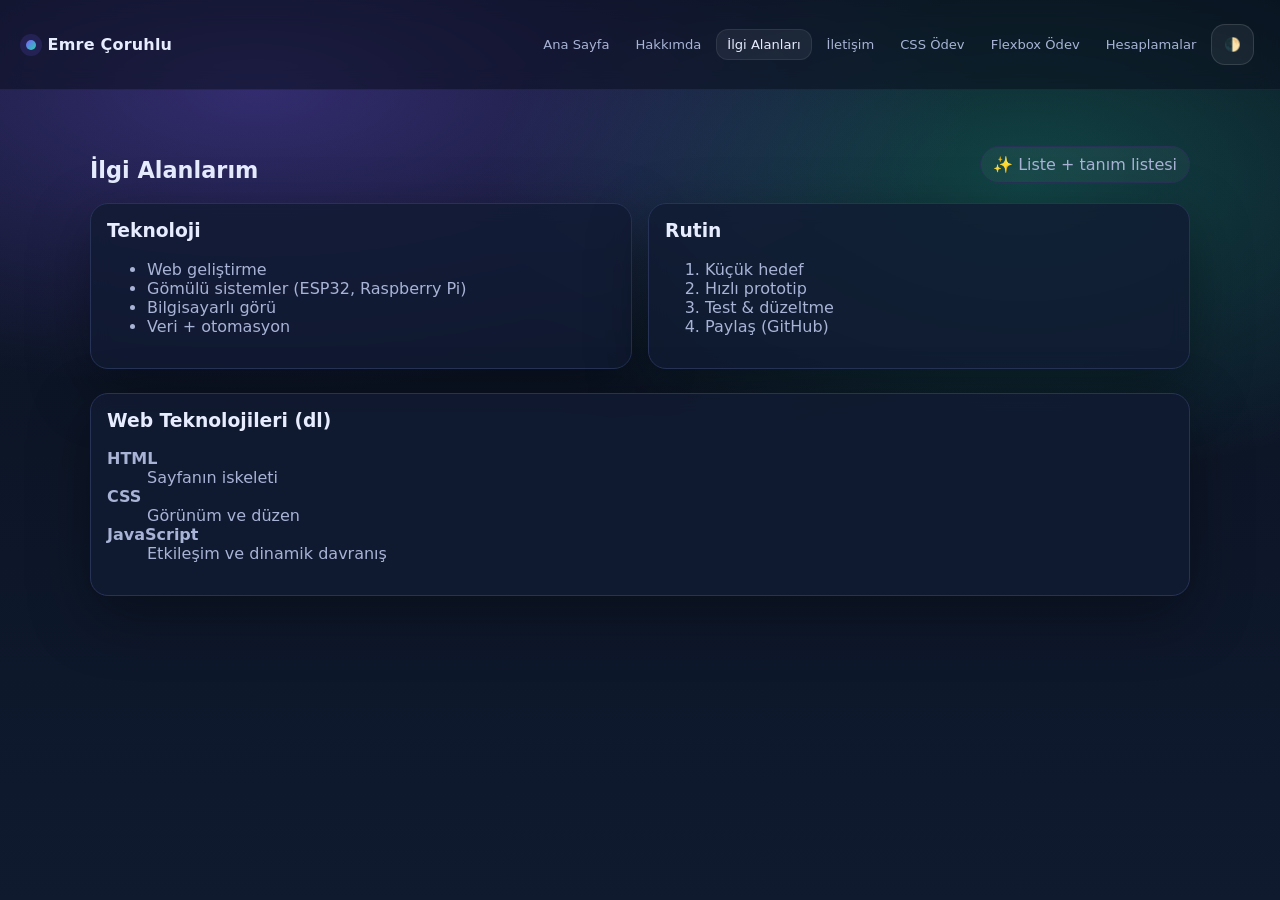
<file: interests.html>
<!DOCTYPE html>
<html lang="tr">
<head>
  <meta charset="UTF-8" />
  <meta name="viewport" content="width=device-width, initial-scale=1.0" />
  <title>İlgi Alanlarım | Emre</title>
  <link rel="stylesheet" href="styles/style.css" />
</head>
<body>

<div id="progressBar"></div>

<header>
  <div class="container nav">
    <a class="brand" href="index.html"><span class="dot"></span><span>Emre Çoruhlu</span></a>
    <button class="btn icon" id="navToggle" type="button" aria-expanded="false" title="Menü">☰</button>
      <div class="navlinks">
      <a href="index.html">Ana Sayfa</a>
      <a href="about.html">Hakkımda</a>
      <a href="interests.html" class="active">İlgi Alanları</a>
      <a href="contact.html">İletişim</a>
      <a href="css-odev.html">CSS Ödev</a>
      <a href="flexbox-odev.html">Flexbox Ödev</a>
      <a href="hesaplamalar.html">Hesaplamalar</a>
      <button class="btn icon" id="themeBtn" type="button">🌓</button>
    </div>
  </div>
</header>

<section class="section container">
  <div class="sectionHeader">
    <h2>İlgi Alanlarım</h2>
    <div class="tools"><span class="pill">✨ Liste + tanım listesi</span></div>
  </div>

  <div class="grid" style="grid-template-columns:repeat(2,1fr);">
    <div class="card reveal" style="padding:16px;">
      <h3 style="margin-top:0;">Teknoloji</h3>
      <ul class="muted">
        <li>Web geliştirme</li>
        <li>Gömülü sistemler (ESP32, Raspberry Pi)</li>
        <li>Bilgisayarlı görü</li>
        <li>Veri + otomasyon</li>
      </ul>
    </div>

    <div class="card reveal" style="padding:16px;">
      <h3 style="margin-top:0;">Rutin</h3>
      <ol class="muted">
        <li>Küçük hedef</li>
        <li>Hızlı prototip</li>
        <li>Test & düzeltme</li>
        <li>Paylaş (GitHub)</li>
      </ol>
    </div>
  </div>

  <div class="card reveal" style="padding:16px; margin-top:16px;">
    <h3 style="margin-top:0;">Web Teknolojileri (dl)</h3>
    <dl class="muted">
      <dt><strong>HTML</strong></dt>
      <dd>Sayfanın iskeleti</dd>
      <dt><strong>CSS</strong></dt>
      <dd>Görünüm ve düzen</dd>
      <dt><strong>JavaScript</strong></dt>
      <dd>Etkileşim ve dinamik davranış</dd>
    </dl>
  </div>
</section>

<button id="toTop" type="button" title="Yukarı">⬆️</button>
<div id="toast"></div>
<script src="scripts/app.js"></script>
</body>
</html>
</file>
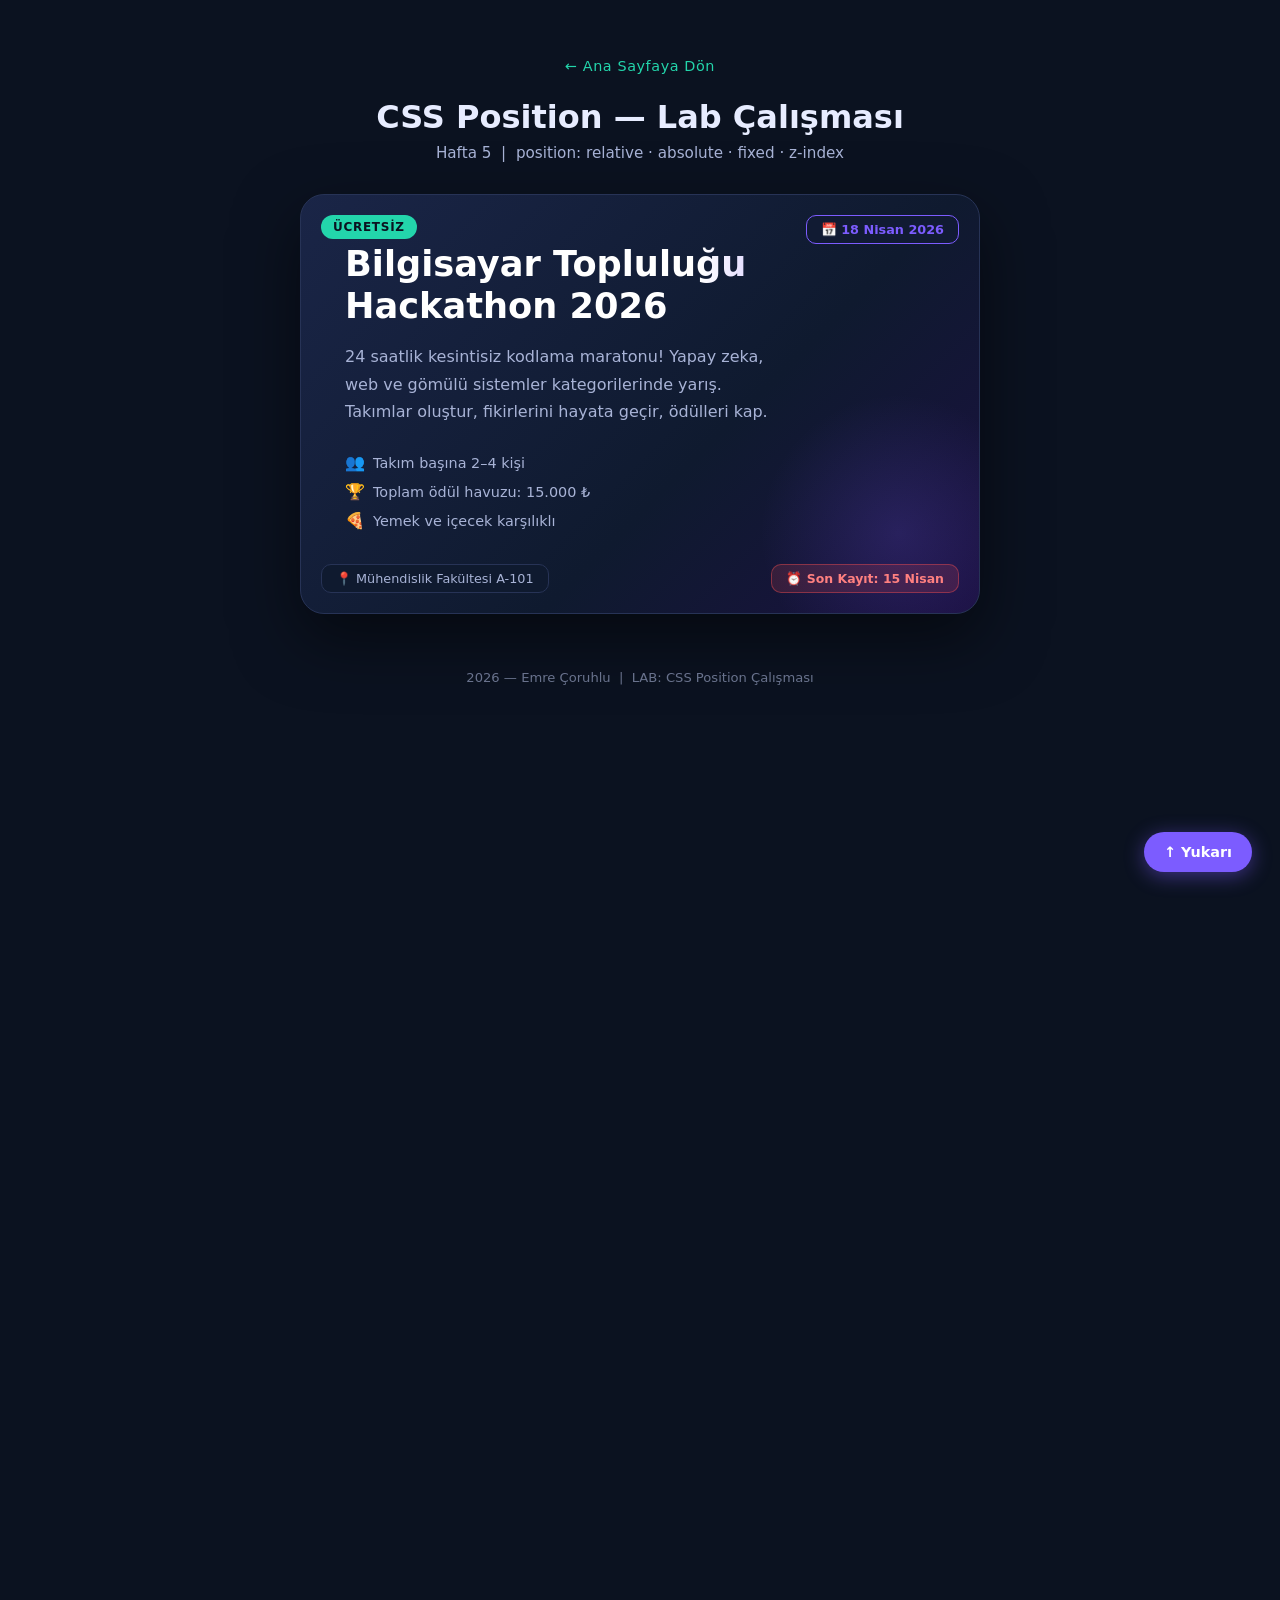
<file: lab-position.html>
<!DOCTYPE html>
<html lang="tr">
<head>
  <meta charset="UTF-8" />
  <meta name="viewport" content="width=device-width, initial-scale=1.0" />
  <title>Position Lab | Emre Çoruhlu</title>
  <style>
    /* ── Tema değişkenleri (ana siteyle uyumlu) ── */
    :root {
      --bg:      #0b1220;
      --bg2:     #0f1a2f;
      --card:    #111b33;
      --text:    #e7ecff;
      --muted:   #a8b3d6;
      --accent:  #7c5cff;
      --accent2: #23d5ab;
      --line:    #273356;
      --radius:  18px;
    }

    * { box-sizing: border-box; margin: 0; padding: 0; }

    body {
      background: var(--bg);
      color: var(--text);
      font-family: 'Segoe UI', system-ui, sans-serif;
      min-height: 200vh; /* scroll test için */
      padding-bottom: 80px;
    }

    /* ─────────────────────────────────────────
       FIXED öğe — sağ altta sabit "↑ Yukarı"
    ───────────────────────────────────────── */
    .fixed-top-btn {
      position: fixed;
      bottom: 28px;
      right: 28px;
      z-index: 999;
      background: var(--accent);
      color: #fff;
      border: none;
      border-radius: 50px;
      padding: 12px 20px;
      font-size: 0.9rem;
      font-weight: 600;
      text-decoration: none;
      box-shadow: 0 4px 20px rgba(124,92,255,0.45);
      transition: transform 0.2s, box-shadow 0.2s;
      cursor: pointer; /* hover cursor #1 */
    }
    .fixed-top-btn:hover {
      transform: translateY(-4px);
      box-shadow: 0 8px 28px rgba(124,92,255,0.65);
    }
    .fixed-top-btn:active {
      transform: scale(0.95); /* :active efekti */
    }

    /* ─────────────────────────────────────────
       Başlık alanı
    ───────────────────────────────────────── */
    .page-header {
      text-align: center;
      padding: 56px 20px 32px;
    }
    .page-header .back-link {
      display: inline-block;
      margin-bottom: 24px;
      color: var(--accent2);
      text-decoration: none;
      font-size: 0.9rem;
      letter-spacing: 0.04em;
      transition: color 0.2s;
      cursor: pointer; /* hover cursor #2 */
    }
    .page-header .back-link:hover { color: #fff; }

    .page-header h1 {
      font-size: clamp(1.4rem, 3vw, 2rem);
      font-weight: 700;
      color: var(--text);
      margin-bottom: 8px;
    }
    .page-header p {
      color: var(--muted);
      font-size: 0.95rem;
    }

    /* ─────────────────────────────────────────
       Kart alanı merkezi sarıcı
    ───────────────────────────────────────── */
    .card-wrapper {
      display: flex;
      justify-content: center;
      align-items: flex-start;
      padding: 0 20px;
    }

    /* ─────────────────────────────────────────
       ANA KART — position: relative (zorunlu)
    ───────────────────────────────────────── */
    .announcement-card {
      position: relative;          /* absolute öğelerin referansı */
      width: 100%;
      max-width: 680px;
      min-height: 420px;
      background: linear-gradient(135deg, #1a2547 0%, #0f1a2f 60%, #1a1040 100%);
      border: 1px solid var(--line);
      border-radius: 24px;
      padding: 48px 44px 44px;
      box-shadow: 0 24px 64px rgba(0,0,0,0.5);
      overflow: hidden;
      animation: cardGlow 3s ease-in-out infinite; /* @keyframes animasyon */
      cursor: default;
    }

    /* @keyframes #1 — kart border rengi nabız gibi */
    @keyframes cardGlow {
      0%, 100% {
        border-color: var(--line);
        box-shadow: 0 24px 64px rgba(0,0,0,0.5);
      }
      50% {
        border-color: var(--accent);
        box-shadow: 0 24px 64px rgba(0,0,0,0.5), 0 0 32px rgba(124,92,255,0.35);
      }
    }

    /* @keyframes #2 — "Ücretsiz" rozeti yukarı-aşağı yüzer */
    @keyframes floatBadge {
      0%, 100% { transform: translateY(0px); }
      50%       { transform: translateY(-6px); }
    }

    /* ── Arka plan dekor dairesi (z-index ile altta) ── */
    .card-bg-circle {
      position: absolute;   /* absolute #1 */
      bottom: -60px;
      right: -60px;
      width: 280px;
      height: 280px;
      border-radius: 50%;
      background: radial-gradient(circle, rgba(124,92,255,0.18) 0%, transparent 70%);
      z-index: 0;           /* en altta */
      pointer-events: none;
    }

    /* ── Kart içeriği (z-index ile üstte) ── */
    .card-content {
      position: relative;
      z-index: 2;
    }

    .card-content h2 {
      font-size: clamp(1.5rem, 3.5vw, 2.2rem);
      font-weight: 800;
      margin-bottom: 16px;
      line-height: 1.2;
      background: linear-gradient(90deg, #fff 60%, var(--accent));
      -webkit-background-clip: text;
      -webkit-text-fill-color: transparent;
      background-clip: text;
    }

    .card-content p {
      color: var(--muted);
      font-size: 1rem;
      line-height: 1.7;
      max-width: 440px;
      margin-bottom: 28px;
    }

    /* Detay listesi */
    .card-details {
      display: flex;
      flex-direction: column;
      gap: 10px;
    }
    .card-details li {
      list-style: none;
      color: var(--muted);
      font-size: 0.9rem;
      display: flex;
      align-items: center;
      gap: 8px;
    }
    .card-details li span.icon { font-size: 1rem; }

    /* ─────────────────────────────────────────
       ABSOLUTE ROZET 1 — sol üst "ÜCRETSİZ"
    ───────────────────────────────────────── */
    .badge-free {
      position: absolute;   /* absolute #2 */
      top: 20px;
      left: 20px;
      z-index: 3;           /* üstte */
      background: var(--accent2);
      color: #0b1220;
      font-size: 0.75rem;
      font-weight: 700;
      padding: 5px 12px;
      border-radius: 50px;
      letter-spacing: 0.06em;
      text-transform: uppercase;
      transition: box-shadow 0.2s;
      cursor: pointer;      /* hover cursor #3 */
      animation: floatBadge 2.4s ease-in-out infinite; /* @keyframes #2 */
    }
    .badge-free:hover {
      box-shadow: 0 4px 16px rgba(35,213,171,0.4);
    }

    /* ─────────────────────────────────────────
       ABSOLUTE ROZET 2 — sağ üst tarih
    ───────────────────────────────────────── */
    .badge-date {
      position: absolute;   /* absolute #3 */
      top: 20px;
      right: 20px;
      z-index: 3;
      background: var(--card);
      border: 1px solid var(--accent);
      color: var(--accent);
      font-size: 0.8rem;
      font-weight: 600;
      padding: 6px 14px;
      border-radius: 10px;
      transition: background 0.2s, color 0.2s, transform 0.2s, box-shadow 0.2s;
      cursor: pointer;      /* hover cursor #4 */
    }
    .badge-date:hover {
      background: var(--accent);
      color: #fff;
      transform: translateY(-6px);
      box-shadow: 0 8px 20px rgba(124,92,255,0.4);
    }

    /* ─────────────────────────────────────────
       ABSOLUTE ROZET 3 — sağ alt "Son Kayıt"
    ───────────────────────────────────────── */
    .badge-deadline {
      position: absolute;   /* absolute #4 */
      bottom: 20px;
      right: 20px;
      z-index: 3;
      background: rgba(255,80,80,0.15);
      border: 1px solid rgba(255,80,80,0.4);
      color: #ff8080;
      font-size: 0.78rem;
      font-weight: 600;
      padding: 6px 14px;
      border-radius: 10px;
      transition: background 0.25s;
      cursor: pointer;      /* hover cursor #5 */
    }
    .badge-deadline:hover {
      background: rgba(255,80,80,0.3);
    }

    /* ─────────────────────────────────────────
       ABSOLUTE öğe 4 — konum etiketi (orta-alt)
    ───────────────────────────────────────── */
    .badge-location {
      position: absolute;   /* absolute #5 — fazladan */
      bottom: 20px;
      left: 20px;
      z-index: 3;
      background: var(--bg2);
      border: 1px solid var(--line);
      color: var(--muted);
      font-size: 0.8rem;
      padding: 6px 14px;
      border-radius: 10px;
      transition: border-color 0.2s, color 0.2s;
      cursor: pointer;
    }
    .badge-location:hover {
      border-color: var(--accent2);
      color: var(--accent2);
    }

    /* ─────────────────────────────────────────
       Footer
    ───────────────────────────────────────── */
    footer {
      text-align: center;
      margin-top: 56px;
      color: var(--muted);
      font-size: 0.82rem;
      opacity: 0.6;
    }

    /* ─────────────────────────────────────────
       MOBİL — 520px ve altı
    ───────────────────────────────────────── */
    @media (max-width: 520px) {
      .page-header {
        padding: 36px 16px 24px;
      }

      .card-wrapper {
        padding: 0 12px;
      }

      .announcement-card {
        padding: 56px 20px 56px; /* rozetler için üst/alt boşluk korunuyor */
        min-height: unset;
        border-radius: 18px;
      }

      .card-content h2 {
        font-size: 1.4rem;
      }

      .card-content p {
        font-size: 0.9rem;
        max-width: 100%;
      }

      /* Üst rozetler — font küçüt, padding azalt */
      .badge-free,
      .badge-date {
        font-size: 0.7rem;
        padding: 4px 10px;
      }

      /* Alt rozetler — metin taşmasın diye max-width sınırla */
      .badge-deadline,
      .badge-location {
        font-size: 0.72rem;
        padding: 5px 10px;
        max-width: 46%;
        white-space: nowrap;
        overflow: hidden;
        text-overflow: ellipsis;
      }

      .fixed-top-btn {
        bottom: 16px;
        right: 16px;
        padding: 10px 16px;
        font-size: 0.82rem;
      }
    }
  </style>
</head>
<body>

  <!-- FIXED öğe: sağ altta sabit "↑ Yukarı" butonu -->
  <a class="fixed-top-btn" href="#top">↑ Yukarı</a>

  <!-- Başlık alanı -->
  <div id="top" class="page-header">
    <a class="back-link" href="index.html">← Ana Sayfaya Dön</a>
    <h1>CSS Position — Lab Çalışması</h1>
    <p>Hafta 5 &nbsp;|&nbsp; position: relative · absolute · fixed · z-index</p>
  </div>

  <!-- Kart alanı -->
  <div class="card-wrapper">

    <!-- ANA KART: position: relative -->
    <div class="announcement-card">

      <!-- Arka plan dekor: position: absolute #1, z-index: 0 -->
      <div class="card-bg-circle"></div>

      <!-- Rozet 1: position: absolute #2, z-index: 3 -->
      <div class="badge-free">Ücretsiz</div>

      <!-- Rozet 2: position: absolute #3, z-index: 3 -->
      <div class="badge-date">📅 18 Nisan 2026</div>

      <!-- Rozet 3: position: absolute #4, z-index: 3 -->
      <div class="badge-deadline">⏰ Son Kayıt: 15 Nisan</div>

      <!-- Rozet 4: position: absolute #5, z-index: 3 -->
      <div class="badge-location">📍 Mühendislik Fakültesi A-101</div>

      <!-- Kart ana içerik: z-index: 2 (dairenin üstünde) -->
      <div class="card-content">
        <h2>Bilgisayar Topluluğu<br/>Hackathon 2026</h2>
        <p>
          24 saatlik kesintisiz kodlama maratonu! Yapay zeka, web ve gömülü sistemler
          kategorilerinde yarış. Takımlar oluştur, fikirlerini hayata geçir,
          ödülleri kap.
        </p>
        <ul class="card-details">
          <li><span class="icon">👥</span> Takım başına 2–4 kişi</li>
          <li><span class="icon">🏆</span> Toplam ödül havuzu: 15.000 ₺</li>
          <li><span class="icon">🍕</span> Yemek ve içecek karşılıklı</li>
        </ul>
      </div>

    </div>
  </div>

  <!-- Footer -->
  <footer>
    <p>2026 &mdash; Emre Çoruhlu &nbsp;|&nbsp; LAB: CSS Position Çalışması</p>
  </footer>

</body>
</html>
</file>
<file: styles/style.css>
:root{
  --bg: #0b1220;
  --bg2:#0f1a2f;
  --card:#111b33cc;
  --text:#e7ecff;
  --muted:#a8b3d6;
  --line:#273356;
  --accent:#7c5cff;
  --accent2:#23d5ab;
  --shadow: 0 20px 60px rgba(0,0,0,.35);
  --radius: 18px;
  --space-xxs: 4px;
  --space-xs: 8px;
  --space-sm: 12px;
  --space-md: 16px;
  --space-lg: 24px;
  --space-xl: 32px;
}

:root[data-theme="light"]{
  --bg:#f6f8ff;
  --bg2:#ffffff;
  --card:#ffffffcc;
  --text:#0f172a;
  --muted:#475569;
  --line:#dbe4ff;
  --accent:#4f46e5;
  --accent2:#06b6d4;
  --shadow: 0 18px 45px rgba(15,23,42,.12);
}

*{
  box-sizing:border-box;
}

html{
  scroll-behavior:smooth;
}

body{
  margin:0;
  font-family: ui-sans-serif, system-ui, -apple-system, Segoe UI, Roboto, Arial, sans-serif;
  color:var(--text);
  background:
    radial-gradient(1200px 500px at 20% 10%, rgba(124,92,255,.35), transparent 60%),
    radial-gradient(900px 500px at 80% 20%, rgba(35,213,171,.25), transparent 60%),
    linear-gradient(180deg, var(--bg), var(--bg2));
  min-height:100vh;
}

header{
  margin-bottom: var(--space-lg);
}

/* ===== Flexbox Lab: Wrapper 100vh, flex column ===== */
.wrapper{
  min-height:100vh;
  display:flex;
  flex-direction:column;
}

a{
  color:inherit;
  text-decoration:none;
}

.container{
  width:min(1100px, 92%);
  margin:0 auto;
}

.grid{
  display:grid;
  gap:16px;
}

.card{
  background: var(--card);
  border:1px solid var(--line);
  border-radius: var(--radius);
  box-shadow: var(--shadow);
  backdrop-filter: blur(10px);
  padding: 18px;
  margin: 8px 0;
}

.pill{
  display:inline-flex;
  gap:var(--space-xs);
  align-items:center;
  padding:var(--space-xs) var(--space-sm);
  border:1px solid var(--line);
  border-radius:999px;
  color:var(--muted);
  background: rgba(255,255,255,.04);
}

.badge{
  display:inline-block;
  padding:var(--space-xs) var(--space-sm);
  border-radius:999px;
  border:1px solid var(--line);
  color:var(--muted);
  background: rgba(255,255,255,.03);
  font-size:.9rem;
}

#progressBar{
  position:fixed;
  top:0;
  left:0;
  height:4px;
  width:0%;
  background: linear-gradient(90deg, var(--accent), var(--accent2));
  z-index:9999;
}

header{
  min-height:10vh;
  display:flex;
  align-items:center;
  z-index:50;
  background: rgba(10,16,30,.55);
  backdrop-filter: blur(10px);
  border-bottom:1px solid rgba(255,255,255,.06);
}

:root[data-theme="light"] header{
  background: rgba(255,255,255,.65);
  border-bottom:1px solid rgba(15,23,42,.08);
}

.nav{
  width:min(1400px, 96%);
  margin:0 auto;
  display:flex;
  align-items:center;
  justify-content:space-between;
}

.brand{
  display:flex;
  align-items:center;
  gap:var(--space-sm);
  font-weight:800;
  letter-spacing:.2px;
}

.brand .dot{
  width:10px;
  height:10px;
  border-radius:50%;
  background: linear-gradient(135deg, var(--accent), var(--accent2));
  box-shadow: 0 0 0 6px rgba(124,92,255,.15);
}

.navlinks{
  display:flex;
  gap: 4px;
  align-items:center;
  flex-wrap: nowrap;
}

.navlinks a{
  padding: 7px 10px;
  border-radius:12px;
  color:var(--muted);
  border:1px solid transparent;
  font-size: 0.82rem;
  white-space: nowrap;
}

.navlinks a.active,
.navlinks a:hover{
  color:var(--text);
  background: rgba(255,255,255,.06);
  border:1px solid rgba(255,255,255,.08);
}

.btn{
  display:inline-flex;
  align-items:center;
  justify-content:center;
  gap:var(--space-sm);
  padding:var(--space-sm) var(--space-md);
  border-radius:14px;
  border:1px solid rgba(255,255,255,.12);
  background: rgba(255,255,255,.06);
  color:var(--text);
  cursor:pointer;
  transition: transform .15s ease, background .15s ease, border .15s ease;
  user-select:none;
}

.btn:hover{
  background: rgba(255,255,255,.09);
}

.btn.primary{
  border:none;
  background: linear-gradient(135deg, var(--accent), var(--accent2));
  color:white;
}

.btn.primary:hover{
  filter:brightness(1.05);
}

.btn.icon{
  padding:var(--space-sm);
}

/* ===== 2) Hero - flex row, space-between, stretch ===== */
.hero{
  padding:0;
}

.heroInner{
  padding: var(--space-xl);
  height:100%;
  display:flex;
  flex-direction:row;
  justify-content:space-between;
  align-items:stretch;
  gap:var(--space-xl);
}

.hero-text{
  flex:1.35;
  display:flex;
  flex-direction:column;
  justify-content:center;
  padding-right: var(--space-lg);
}

.hero-image{
  flex:.65;
  display:flex;
  align-items:stretch;
}

h1{
  margin:var(--space-xs) 0;
  font-size: clamp(30px, 4vw, 46px);
  line-height:1.05;
}

.muted{
  color:var(--muted);
}

.hero p{
  font-size:1.05rem;
  line-height:1.6;
}

.kpis{
  display:grid;
  gap:var(--space-md);
}

.kpi{
  padding:var(--space-md);
  border-radius: var(--radius);
  border:1px solid var(--line);
  background: rgba(255,255,255,.04);
}

.kpi strong{
  font-size:1.25rem;
}

.kpi span{
  color:var(--muted);
  font-size:.95rem;
}

.section{
  padding:var(--space-md) 0 var(--space-lg);
  margin-bottom: var(--space-lg);
}

.sectionHeader{
  display:flex;
  align-items:flex-end;
  justify-content:space-between;
  gap:var(--space-md);
  margin:var(--space-md) 0 var(--space-sm);
}

.sectionHeader h2{
  margin:0;
  font-size:1.4rem;
}

.sectionHeader .tools{
  display:flex;
  gap:var(--space-sm);
  flex-wrap:wrap;
}

/* ===== 3) Kartlar - 30vh | flex, flex-wrap, gap ===== */
.projects{
  display:flex;
  flex-wrap:wrap;
  gap:var(--space-md);
  margin-bottom:var(--space-md);
}

.projectCard{
  flex:1 1 calc(33.333% - var(--space-md));
  min-width:250px;
  padding:var(--space-md);
  display:flex;
  flex-direction:column;
}

.projectCard h3{
  margin:var(--space-xs) 0;
}

.projectCard p{
  margin:0 0 var(--space-sm);
  color:var(--muted);
  line-height:1.5;
}

.projectCard .tags{
  display:flex;
  gap:var(--space-xs);
  flex-wrap:wrap;
  margin-bottom: var(--space-sm);
}

.projectCard > .btn{
  margin-top: auto;
}

/* ===== 4) Flex Grow - 20vh | flex-grow: 1-2-1, align-items: stretch ===== */
.skillRow{
  display:flex;
  gap:var(--space-sm);
  align-items:stretch;
}

.skill-grow-1{
  flex-grow:1;
}

.skill-grow-2{
  flex-grow:2;
}

.skill{
  padding:var(--space-sm) var(--space-md);
  border:1px solid var(--line);
  border-radius: var(--radius);
  background: rgba(255,255,255,.03);
  display:flex;
  flex-direction:column;
}

.skillTop{
  display:flex;
  align-items:center;
  justify-content:space-between;
  gap:var(--space-sm);
}

.bar{
  margin-top:var(--space-sm);
  height:10px;
  border-radius:999px;
  background: rgba(255,255,255,.08);
  overflow:hidden;
  border:1px solid rgba(255,255,255,.06);
}

.bar > div{
  height:100%;
  width:0%;
  border-radius:999px;
  background: linear-gradient(90deg, var(--accent), var(--accent2));
  transition: width .9s ease;
}

.skill .btn{
  margin-top:auto;
}

.techGroupLabel{
  display:block;
  margin-bottom: var(--space-sm);
  font-size:.85rem;
  text-transform:uppercase;
  letter-spacing:.08em;
  color:var(--muted);
}

.techTags{
  display:flex;
  flex-wrap:wrap;
  gap:var(--space-xs);
}

/* Bölüm yükseklikleri (auto) */
.section-kartlar{
  padding:var(--space-sm) 0;
}

.section-grow{
  padding:var(--space-xs) 0;
}

/* ===== 5) Footer | justify-content: center, align-items: center ===== */
.footer{
  padding:var(--space-lg) 0;
  display:flex;
  justify-content:center;
  align-items:center;
  color:var(--muted);
}

.reveal{
  opacity:0;
  transform: translateY(12px);
  transition: opacity .6s ease, transform .6s ease;
}

.reveal.show{
  opacity:1;
  transform: translateY(0);
}

#toast{
  position: fixed;
  left: 50%;
  bottom: var(--space-md);
  transform: translateX(-50%) translateY(var(--space-md));
  opacity:0;
  pointer-events:none;
  padding:var(--space-xs) var(--space-sm);
  border-radius: 14px;
  border:1px solid var(--line);
  background: rgba(15,23,42,.75);
  color: var(--text);
  backdrop-filter: blur(10px);
  transition: opacity .2s ease, transform .2s ease;
  z-index:9999;
}

:root[data-theme="light"] #toast{
  background: rgba(255,255,255,.75);
}

#toast.show{
  opacity:1;
  transform: translateX(-50%) translateY(0);
}

#toTop{
  position: fixed;
  right: var(--space-md);
  bottom: var(--space-md);
  width: 46px;
  height: 46px;
  border-radius: 16px;
  display:flex;
  align-items:center;
  justify-content:center;
  border:1px solid rgba(255,255,255,.12);
  background: rgba(255,255,255,.08);
  color: var(--text);
  cursor:pointer;
  box-shadow: var(--shadow);
  opacity:0;
  transform: translateY(var(--space-sm));
  transition: opacity .2s ease, transform .2s ease;
  z-index:9998;
}

#toTop.show{
  opacity:1;
  transform: translateY(0);
}

input,
textarea{
  width:100%;
  padding:var(--space-sm);
  border-radius: 14px;
  border:1px solid var(--line);
  background: rgba(255,255,255,.04);
  color: var(--text);
  outline:none;
}

input::placeholder,
textarea::placeholder{
  color: rgba(168,179,214,.75);
}

.formGrid{
  display:grid;
  gap:var(--space-md);
}

.formActions{
  display:flex;
  gap:var(--space-sm);
  flex-wrap:wrap;
  align-items:center;
}

small.help{
  color:var(--muted);
}

/* ===== Lab 3: İletişim Formu (Box Model) ===== */

.contact-container {
  width: 80%;
  margin: var(--space-xl) auto;
  padding: var(--space-xl);
  border: 2px solid var(--line);
  border-radius: var(--radius);
  background: var(--card);
  backdrop-filter: blur(10px);
  box-shadow: var(--shadow);
}

.contact-container h2 {
  margin-top: 0;
  margin-bottom: var(--space-lg);
  color: var(--text);
}

.contact-container label {
  display: block;
  margin-bottom: var(--space-xs);
  font-weight: 600;
  color: var(--text);
}

.contact-container input,
.contact-container select,
.contact-container textarea {
  width: 100%;
  padding: var(--space-sm);
  margin-bottom: var(--space-md);
  border: 1px solid var(--line);
  border-radius: 10px;
  background: rgba(255,255,255,.04);
  color: var(--text);
  font-family: inherit;
  font-size: 1rem;
  outline: none;
  box-sizing: border-box;
}

.contact-container input:focus,
.contact-container select:focus,
.contact-container textarea:focus {
  border-color: var(--accent);
  background: rgba(124,92,255,.1);
  box-shadow: 0 0 0 3px rgba(124,92,255,.2);
}

.contact-container textarea {
  resize: vertical;
}

.contact-container select {
  background-color: #1a2340;
  color: var(--text);
}

.contact-container select option {
  background-color: #1a2340;
  color: #e7ecff;
}

:root[data-theme="light"] .contact-container select {
  background-color: #ffffff;
  color: #0f172a;
}

:root[data-theme="light"] .contact-container select option {
  background-color: #ffffff;
  color: #0f172a;
}

/* Radio & Checkbox grupları */
.radio-group,
.checkbox-group {
  margin-bottom: var(--space-md);
}

.radio-group label,
.checkbox-group label {
  display: inline-flex;
  align-items: center;
  gap: var(--space-xs);
  font-weight: 400;
  margin-right: var(--space-md);
  margin-bottom: var(--space-xs);
  cursor: pointer;
}

.radio-group input[type="radio"],
.checkbox-group input[type="checkbox"] {
  width: auto;
  margin-bottom: 0;
  padding: 0;
  cursor: pointer;
}

/* File input */
.contact-container input[type="file"] {
  padding: var(--space-sm);
  cursor: pointer;
}

/* Butonlar */
.form-buttons {
  display: flex;
  gap: var(--space-sm);
  margin-top: var(--space-xs);
}

.contact-container button[type="submit"] {
  background-color: var(--accent);
  color: #fff;
  border: none;
  padding: var(--space-md) var(--space-lg);
  border-radius: 12px;
  font-size: 1rem;
  font-weight: 700;
  cursor: pointer;
  transition: filter .2s ease, transform .15s ease;
}

.contact-container button[type="submit"]:hover {
  filter: brightness(1.1);
  transform: translateY(-2px);
}

.contact-container button[type="reset"] {
  background: rgba(255,255,255,.06);
  color: var(--text);
  border: 1px solid var(--line);
  padding: var(--space-md) var(--space-lg);
  border-radius: 12px;
  font-size: 1rem;
  font-weight: 700;
  cursor: pointer;
  transition: filter .2s ease, transform .15s ease;
}

.contact-container button[type="reset"]:hover {
  background: rgba(255,255,255,.12);
  transform: translateY(-2px);
}

/* css-odev.html için temiz final stiller */

.odev-nav{
  width:80%;
  margin:var(--space-lg) auto 0;
}

.odev-nav ul{
  list-style:none;
  padding:0;
  margin:0;
  text-align:center;
  background: linear-gradient(135deg, #7c5cff, #23d5ab);
  border-radius:12px;
}

.odev-nav li{
  display:inline-block;
}

.odev-nav a{
  display:inline-block;
  color:#ffffff;
  text-decoration:none;
  padding:var(--space-sm) var(--space-md);
  transition: background .25s ease;
  font-size:16px;
}

.odev-nav a:hover{
  background: rgba(0,0,0,.20);
}

.odev-header,
.odev-footer{
  width:80%;
  margin:var(--space-lg) auto;
  padding:var(--space-lg);
  text-align:center;
  background: rgba(17,27,51,0.90);
  color:#e7ecff;
  border:1px solid #273356;
  border-radius:12px;
}

.odev-main{
  width:80%;
  margin:var(--space-lg) auto;
  display:flex;
  gap:var(--space-lg);
  align-items:flex-start;
  border:2px solid red;
}

.odev-content,
.odev-sidebar{
  padding:var(--space-md);
  border-radius:12px;
  border:1px solid #273356;
  box-sizing:border-box;
}

.odev-content{
  flex:2;
  background: rgba(17,27,51,0.75);
  color:#e7ecff;
}

.odev-sidebar{
  flex:1;
  background: rgba(17,27,51,0.60);
  color:#e7ecff;
}

/* hiyerarşik seçiciler */

.odev-content p{
  font-size:16px;
  color:#a8b3d6;
  line-height:1.6;
  text-align:left;
}

.odev-sidebar p{
  font-size:15px;
  color:#a8b3d6;
  line-height:1.6;
  text-align:left;
}

/* grup seçici */

.odev-header h1,
.odev-content h2,
.odev-sidebar h2{
  color:#e7ecff;
  margin-top:0;
}

/* responsive */

/* ── Hamburger butonu — varsayılan gizli ── */
#navToggle{
  display:none;
  font-size:1.3rem;
  padding: var(--space-xs) var(--space-sm);
}

@media (max-width: 980px){
  .projectCard{
    flex:1 1 calc(50% - var(--space-md));
  }

  .odev-main{
    flex-direction:column;
  }
}

@media (max-width: 880px){
  .heroInner{
    flex-direction:column;
  }
}

@media (max-width: 700px){
  /* Brand + hamburger aynı satırda, navlinks altında */
  #navToggle{
    display:inline-flex;
    margin-left:auto; /* sağa it */
  }

  .nav{
    flex-wrap:wrap;
    row-gap:0;
    column-gap: var(--space-xs);
    align-items:center;
  }

  /* navlinks varsayılan gizli, tam genişlik */
  .navlinks{
    display:none;
    width:100%;
    flex-direction:column;
    align-items:stretch;
    gap: var(--space-xxs);
    padding: var(--space-xs) 0 var(--space-sm);
    border-top:1px solid rgba(255,255,255,.06);
    margin-top: var(--space-xs);
  }

  .navlinks.open{
    display:flex;
  }

  .navlinks a{
    padding: var(--space-sm) var(--space-md);
    border-radius:10px;
    width:100%;
  }

  .navlinks .btn.icon{
    align-self:flex-start;
    margin-top: var(--space-xs);
  }
}

@media (max-width: 640px){
  .projectCard{
    flex:1 1 100%;
  }

  .skillRow{
    flex-direction:column;
  }

  .contact-container{
    width:94%;
    padding: var(--space-md);
  }

  .odev-nav,
  .odev-header,
  .odev-footer,
  .odev-main{
    width:94%;
  }
}
</file>
<file: styles/flexbox.css>
* {
  box-sizing: border-box;
  margin: 0;
  padding: 0;
}

body {
  font-family: ui-sans-serif, system-ui, -apple-system, Segoe UI, Roboto, Arial, sans-serif;
  background: #f0f2f7;
  color: #1a1a2e;
}

/* ===== Wrapper: 100vh, flex column ===== */
.wrapper {
  height: 100vh;
  display: flex;
  flex-direction: column;
}

/* ===== 1) Navbar - 10vh ===== */
.navbar {
  height: 10vh;
  width: 100vw;
  display: flex;
  justify-content: space-between;
  align-items: center;
  padding: 0 40px;
  background: #ffffff;
  border-bottom: 1px solid #dde1ea;
}

.logo {
  font-size: 1.4rem;
  font-weight: 800;
  letter-spacing: 1px;
  color: #1a1a2e;
}

.nav-links {
  display: flex;
  gap: 28px;
}

.nav-links a {
  text-decoration: none;
  color: #5a6077;
  font-size: 0.95rem;
  font-weight: 500;
  transition: color 0.2s;
}

.nav-links a:hover {
  color: #1a1a2e;
}

/* ===== 2) Hero - 30vh ===== */
.hero {
  height: 30vh;
  display: flex;
  flex-direction: row;
  justify-content: space-between;
  align-items: stretch;
  padding: 24px 40px;
  background: #ffffff;
  border-bottom: 1px solid #dde1ea;
}

.hero-text {
  display: flex;
  flex-direction: column;
  justify-content: center;
  flex: 1;
}

.hero-text h1 {
  font-size: 1.8rem;
  font-weight: 700;
  margin-bottom: 8px;
}

.hero-text p {
  color: #5a6077;
  margin-bottom: 16px;
  line-height: 1.5;
}

.hero-image {
  flex: 1;
  display: flex;
  align-items: center;
  justify-content: center;
  margin-left: 24px;
  background: #e8ecf4;
  border-radius: 12px;
}

.placeholder-img {
  display: flex;
  align-items: center;
  justify-content: center;
}

/* ===== 3) Kartlar - 30vh ===== */
.kartlar {
  height: 30vh;
  display: flex;
  flex-wrap: wrap;
  gap: 16px;
  padding: 20px 40px;
  background: #f5f7fb;
  align-content: flex-start;
}

.kart {
  flex: 1 1 calc(25% - 16px);
  min-width: 180px;
  background: #ffffff;
  border: 1px solid #dde1ea;
  border-radius: 12px;
  padding: 16px;
  display: flex;
  flex-direction: column;
  justify-content: space-between;
}

.kart h3 {
  font-size: 1rem;
  font-weight: 700;
  margin-bottom: 4px;
}

.kart p {
  color: #5a6077;
  font-size: 0.9rem;
  margin-bottom: 8px;
}

.kart hr {
  border: none;
  border-top: 1px solid #dde1ea;
  margin-bottom: 10px;
}

/* ===== 4) Flex Grow - 20vh ===== */
.flex-grow-section {
  height: 20vh;
  display: flex;
  gap: 16px;
  padding: 16px 40px;
  align-items: stretch;
  background: #ffffff;
  border-top: 1px solid #dde1ea;
}

.grow-box {
  background: #f5f7fb;
  border: 1px solid #dde1ea;
  border-radius: 12px;
  padding: 16px;
  display: flex;
  flex-direction: column;
  justify-content: center;
}

.grow-box h3 {
  font-size: 1.1rem;
  font-weight: 700;
  margin-bottom: 4px;
}

.grow-box p {
  color: #5a6077;
  font-size: 0.9rem;
  margin-bottom: 10px;
}

.grow-1 {
  flex-grow: 1;
}

.grow-2 {
  flex-grow: 2;
}

.grow-3 {
  flex-grow: 1;
}

/* ===== 5) Footer - 10vh ===== */
.footer {
  height: 10vh;
  display: flex;
  justify-content: center;
  align-items: center;
  background: #ffffff;
  border-top: 1px solid #dde1ea;
  color: #5a6077;
  font-size: 0.95rem;
}

/* ===== Butonlar ===== */
.buton {
  display: inline-block;
  padding: 8px 18px;
  border: none;
  border-radius: 8px;
  font-size: 0.85rem;
  font-weight: 600;
  cursor: pointer;
  transition: filter 0.2s;
}

.buton:hover {
  filter: brightness(1.1);
}

.buton-primary {
  background: #6c63ff;
  color: #fff;
}

.buton-green {
  background: #4ade80;
  color: #1a3a2a;
}

.buton-yellow {
  background: #facc15;
  color: #3a3000;
}

.buton-coral {
  background: #f87171;
  color: #fff;
}
</file>
<file: styles/hafta7.css>
/* Renkli bilgi kartları */
.neden-mavi  { background-color: #e8f4fd; }
.neden-yesil { background-color: #e8f8f1; }
.neden-sari  { background-color: #fef9e7; }
.neden-mor   { background-color: #f4ecf7; }

/* Koyu tema */
body.dark-theme {
  background-color: #121212;
  color: #e0e0e0;
}

body.dark-theme .navbar.bg-dark {
  background-color: #0a0a0a !important;
}

body.dark-theme .bg-light {
  background-color: #1e1e1e !important;
}

body.dark-theme .card {
  background-color: #1e1e1e;
  color: #e0e0e0;
  border-color: #333;
}

body.dark-theme .text-secondary {
  color: #aaa !important;
}

body.dark-theme .form-control,
body.dark-theme .form-select {
  background-color: #2a2a2a;
  color: #e0e0e0;
  border-color: #444;
}

body.dark-theme .form-control::placeholder {
  color: #777;
}

body.dark-theme .form-control:focus,
body.dark-theme .form-select:focus {
  background-color: #2a2a2a;
  color: #e0e0e0;
  border-color: #0d6efd;
  box-shadow: 0 0 0 0.2rem rgba(13, 110, 253, 0.25);
}

body.dark-theme .alert-info {
  background-color: #1a2a3a;
  color: #90caf9;
  border-color: #1565c0;
}

body.dark-theme .border-bottom {
  border-color: #333 !important;
}

body.dark-theme .neden-mavi  { background-color: #1a2a3a; }
body.dark-theme .neden-yesil { background-color: #1a2e25; }
body.dark-theme .neden-sari  { background-color: #2a2510; }
body.dark-theme .neden-mor   { background-color: #261a2e; }

body.dark-theme footer.bg-dark {
  background-color: #0a0a0a !important;
}
</file>
